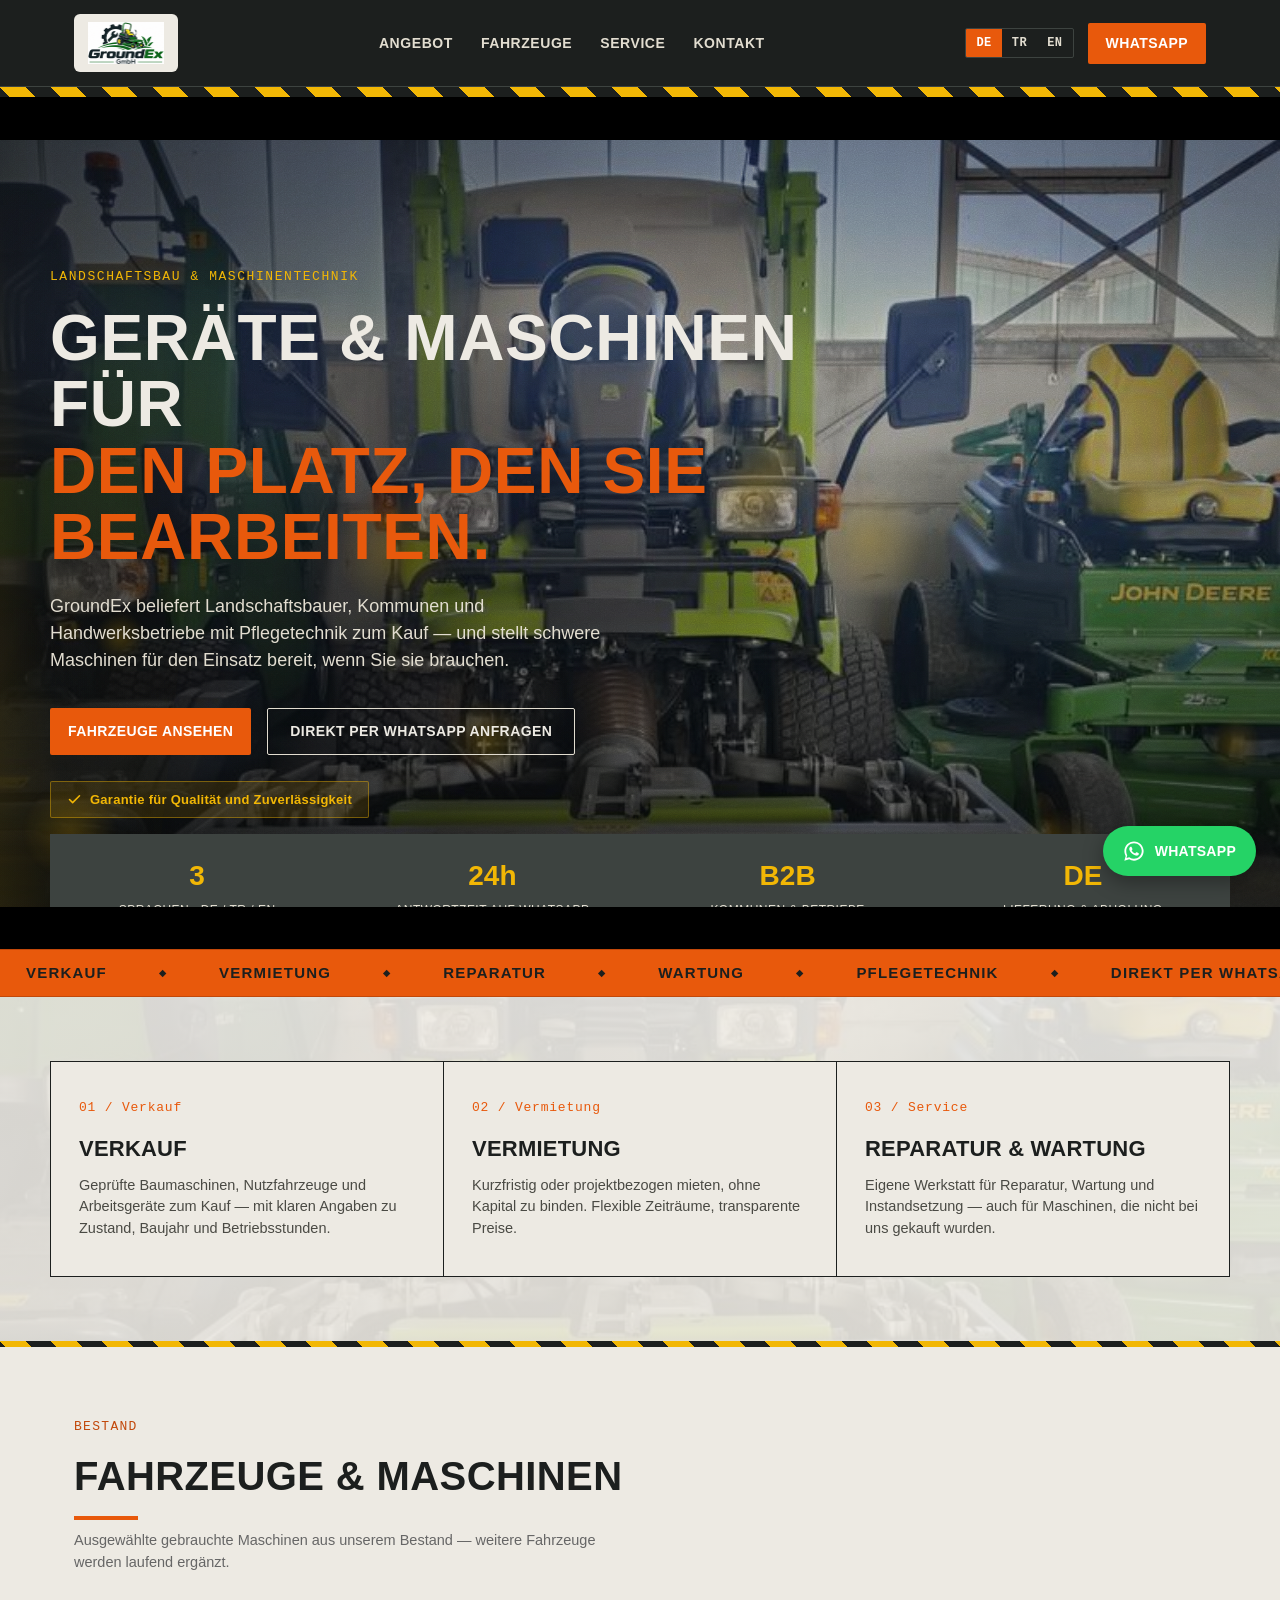
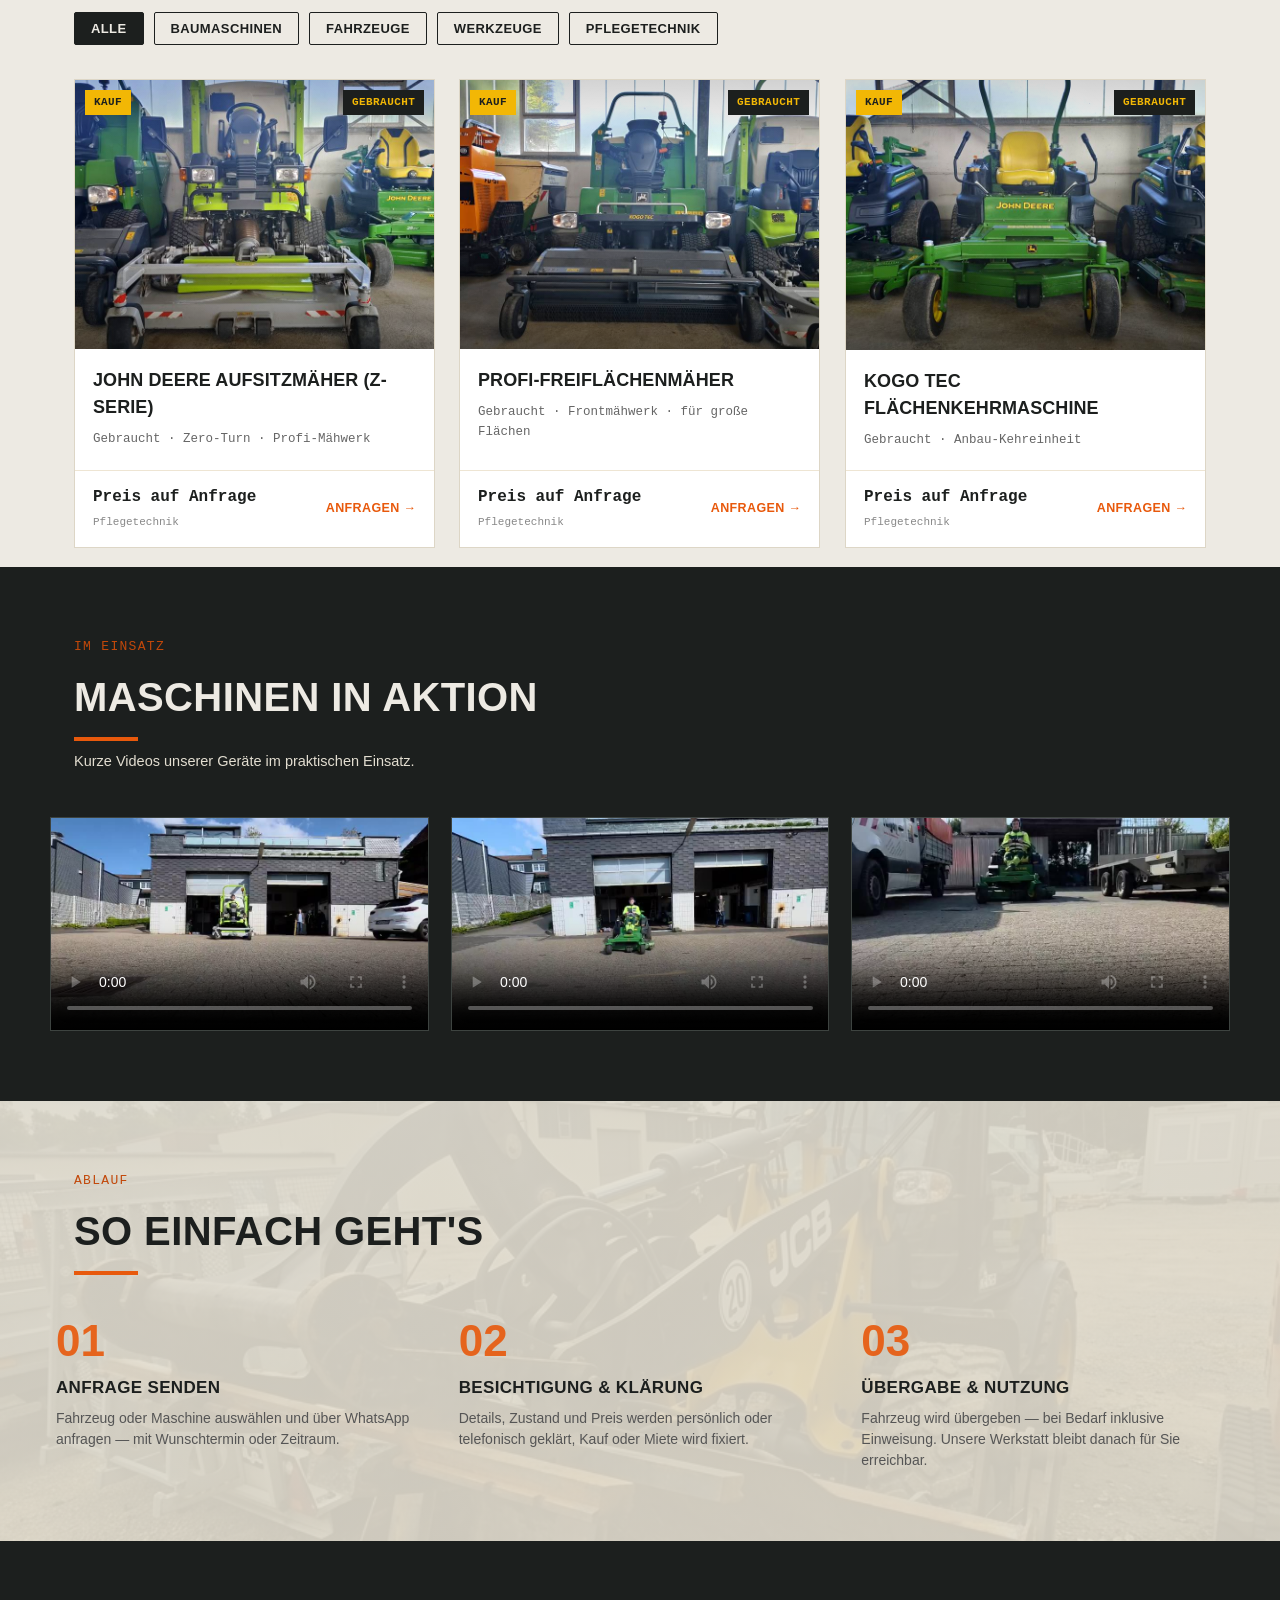
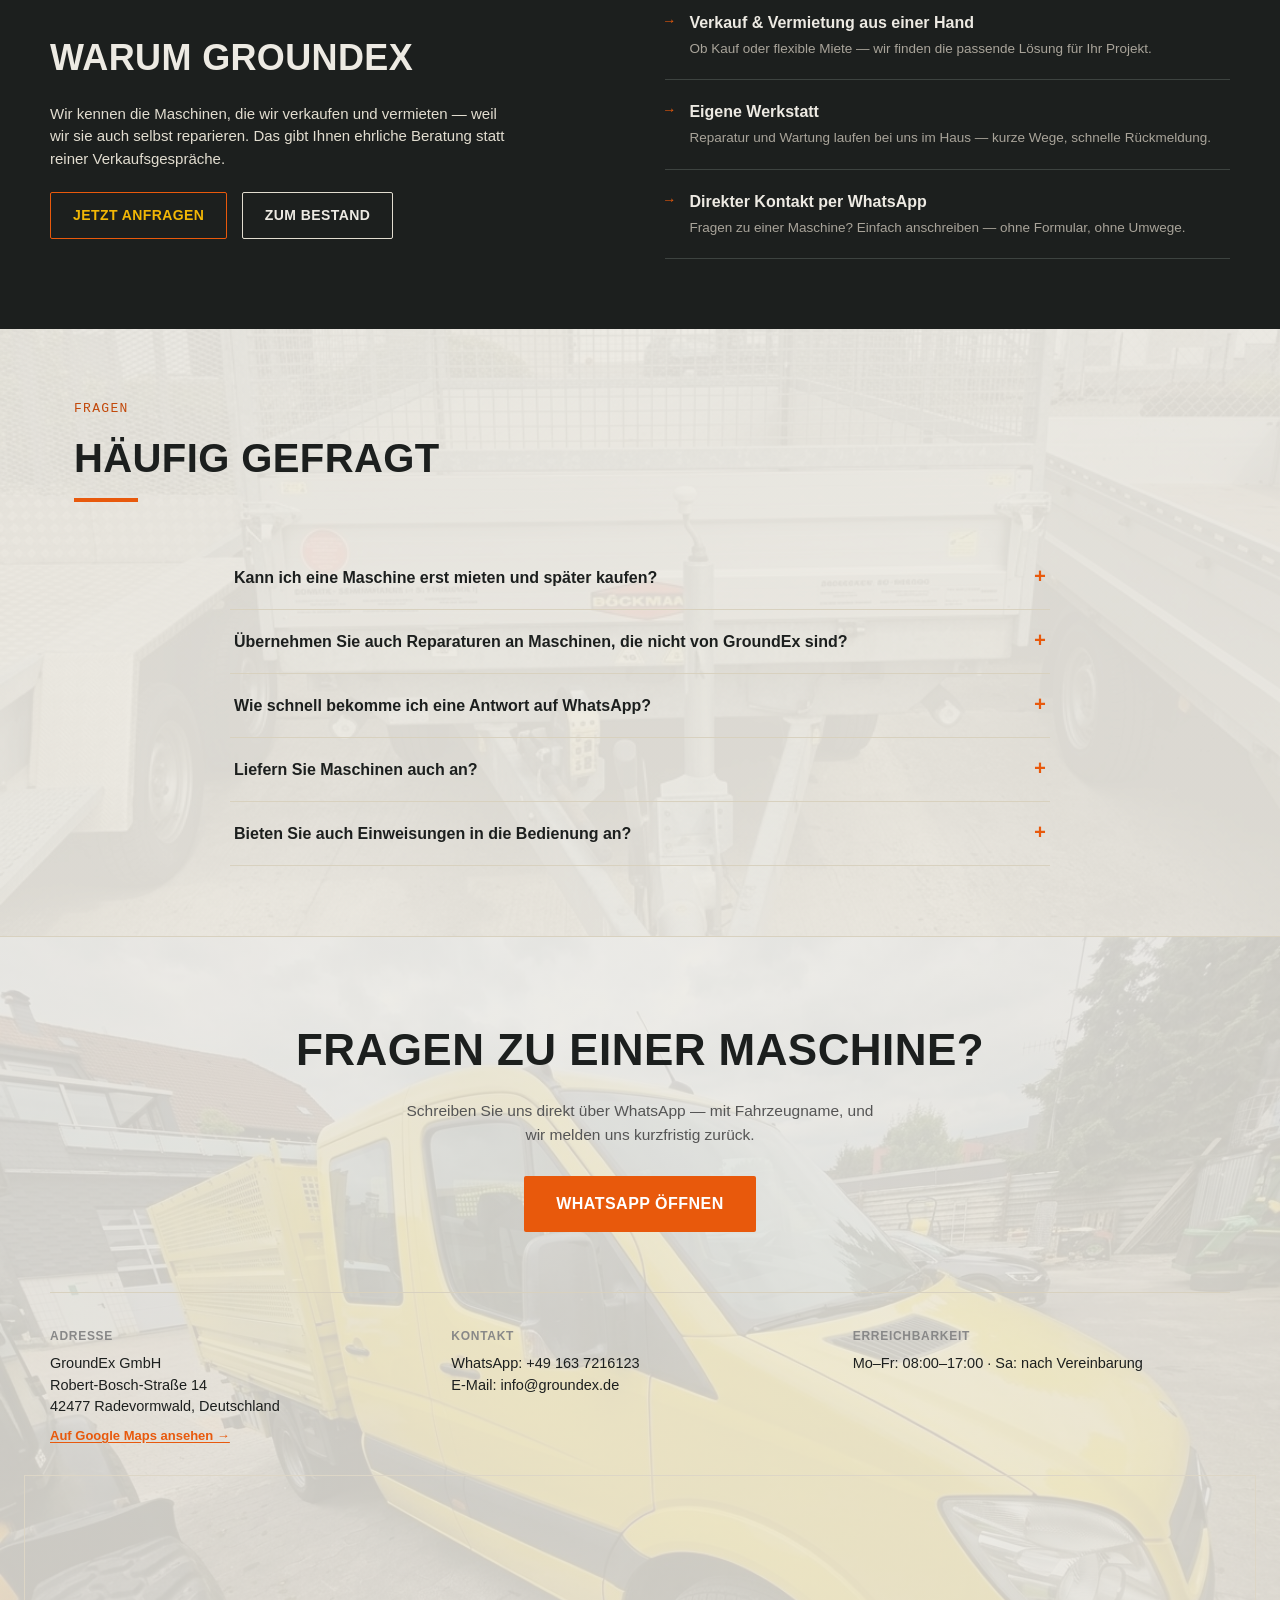
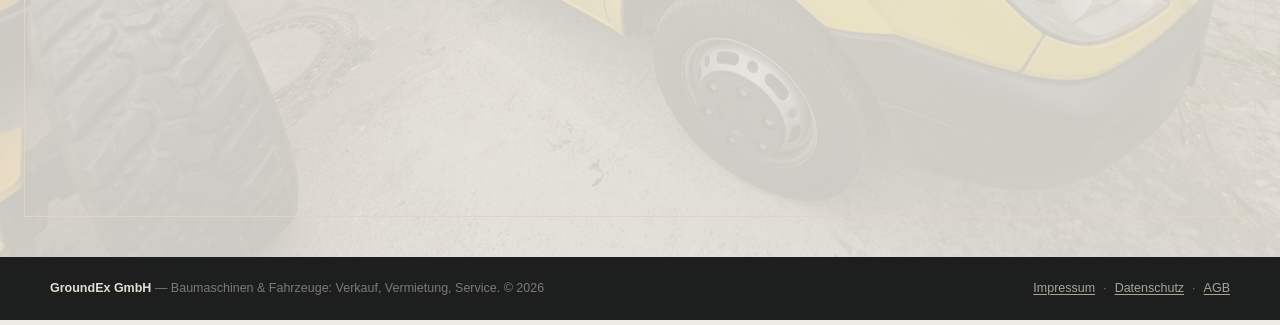
<file: index.html>
<!DOCTYPE html>
<!--
  GroundEx GmbH — Website-Entwurf / Site Taslağı v2
  Dil seçenekli: DE (varsayılan) / TR / EN

  ================= TÜRKÇE NOTLAR =================
  1) WHATSAPP_NUMBER: script içinde en üstte, kendi numaranla değiştir.
  2) Yeni araç/malzeme eklemek: script içinde "const machines" dizisini bul.
     Yeni bir kayıt eklemek için mevcutlardan birini kopyala, sona yapıştır, bilgileri değiştir. Örnek:

     { name:"Örnek Makine Adı", category:"baumaschinen", type:"kauf", price:"10.000 €", specs:"Baujahr 2020 · 500 Bh", image:"" }

     category şu üç değerden biri olmalı: "baumaschinen" | "fahrzeuge" | "werkzeuge"
     type şu üç değerden biri olmalı:     "kauf" | "miete" | "kauf_miete"
     image alanına fotoğraf linki yazarsan foto görünür, boş "" bırakırsan ikon görünür.
     name, price, specs alanlarını istediğin dilde/serbest yazabilirsin — bunlar otomatik çevrilmez,
     sadece category ve type etiketleri (Satılık/Kiralık, İş Makineleri/Araçlar vb.) dile göre otomatik değişir.
  3) Metin çevirileri: script içinde "const i18n" bölümünde de/tr/en olarak var,
     istersen buradan da düzenleyebilirsin.
  4) Adres/e-posta/telefon: HTML içinde "Kontakt/İletişim/Contact" bölümündeki placeholder'lar.
  ==================================================
-->
<html lang="de">
<head>
<meta charset="UTF-8">
<meta name="viewport" content="width=device-width, initial-scale=1.0">
<meta http-equiv="Content-Security-Policy" content="default-src 'self'; img-src 'self' data: https:; connect-src https://docs.google.com https://*.googleusercontent.com; style-src 'self' 'unsafe-inline' https://fonts.googleapis.com; font-src https://fonts.gstatic.com; script-src 'self' 'unsafe-inline'; base-uri 'none'; form-action 'none'; frame-src https://www.google.com; frame-ancestors 'none';">
<meta name="referrer" content="strict-origin-when-cross-origin">
<title>GroundEx GmbH — Landschaftsbau &amp; Maschinentechnik: Verkauf, Vermietung, Service</title>
<meta name="description" content="GroundEx GmbH beliefert Landschaftsbauer, Kommunen und Handwerksbetriebe mit Pflegetechnik zum Kauf und stellt schwere Maschinen zur Vermietung bereit. Eigener Reparaturservice, direkter Kontakt per WhatsApp.">
<meta name="robots" content="index, follow">
<link rel="canonical" href="https://emi0534.github.io/groundex-site/">
<!-- Sosyal medya paylaşım kartı (WhatsApp/Facebook/LinkedIn linki paylaşınca görünen önizleme) -->
<meta property="og:type" content="business.business">
<meta property="og:title" content="GroundEx GmbH — Landschaftsbau & Maschinentechnik">
<meta property="og:description" content="Maschinen & Geräte zum Kauf und zur Vermietung — plus eigener Reparaturservice. Direkt per WhatsApp erreichbar.">
<meta property="og:image" content="https://emi0534.github.io/groundex-site/images/social-preview.jpg">
<meta property="og:url" content="https://emi0534.github.io/groundex-site/">
<meta name="twitter:card" content="summary_large_image">
<!-- Google Search Console doğrulama: kendi kodunu aldığında buraya yapıştır -->
<meta name="google-site-verification" content="BURAYA_GOOGLE_SEARCH_CONSOLE_KODUNU_YAPISTIR">
<script type="application/ld+json">
{
  "@context": "https://schema.org",
  "@type": "LocalBusiness",
  "name": "GroundEx GmbH",
  "description": "Landschaftsbau- und Maschinentechnik: Verkauf, Vermietung und Reparatur von Pflegetechnik und Baumaschinen.",
  "address": {
    "@type": "PostalAddress",
    "streetAddress": "Robert-Bosch-Straße 14",
    "postalCode": "42477",
    "addressLocality": "Radevormwald",
    "addressCountry": "DE"
  },
  "telephone": "+491637216123",
  "url": "https://emi0534.github.io/groundex-site/",
  "openingHours": "Mo-Fr 08:00-17:00"
}
</script>
<link rel="icon" type="image/png" href="[data-uri]">
<link rel="preconnect" href="https://fonts.googleapis.com">
<link href="https://fonts.googleapis.com/css2?family=Oswald:wght@500;600;700&family=Inter:wght@400;500;600;700&family=IBM+Plex+Mono:wght@500;600&display=swap" rel="stylesheet">
<style>
  :root{
    --asphalt:#1c1f1e;
    --asphalt-2:#262b29;
    --steel:#3a4750;
    --concrete:#edeae3;
    --concrete-2:#e2ddd0;
    --orange:#e8590c;
    --orange-dark:#c2480a;
    --yellow:#f2b705;
    --line:#3d4340;
  }
  *{margin:0;padding:0;box-sizing:border-box;}
  html{scroll-behavior:smooth;}
  body{
    font-family:'Inter',sans-serif;
    background:var(--concrete);
    color:var(--asphalt);
    line-height:1.5;
    -webkit-font-smoothing:antialiased;
  }
  h1,h2,h3,.display{
    font-family:'Oswald',sans-serif;
    text-transform:uppercase;
    letter-spacing:0.01em;
    font-weight:600;
  }
  .mono{font-family:'IBM Plex Mono',monospace;}
  a{color:inherit;text-decoration:none;}
  .stripe{
    height:10px;
    background:repeating-linear-gradient(45deg,var(--yellow) 0 18px, var(--asphalt) 18px 36px);
    background-size:51px 51px;
    animation:stripe-move 2.4s linear infinite;
  }
  .stripe.thin{height:6px;}
  @keyframes stripe-move{
    0%{background-position:0 0;}
    100%{background-position:51px 0;}
  }
  @media (prefers-reduced-motion: reduce){
    .stripe{animation:none;}
  }
  .wrap{max-width:1180px;margin:0 auto;padding:0 24px;}

  /* SCROLL REVEAL */
  .reveal{opacity:0;transform:translateY(18px);transition:opacity .6s ease, transform .6s ease;}
  .reveal.in-view{opacity:1;transform:translateY(0);}

  /* NAV */
  header{position:sticky;top:0;z-index:50;background:var(--asphalt);border-bottom:1px solid var(--line);}
  .navbar{display:flex;align-items:center;justify-content:space-between;padding:14px 24px;max-width:1180px;margin:0 auto;gap:16px;}
  .logo{display:flex;align-items:center;gap:2px;font-family:'Oswald',sans-serif;font-weight:700;font-size:22px;color:var(--concrete);letter-spacing:0.02em;flex-shrink:0;
    background:var(--concrete);padding:8px 14px;border-radius:6px;}
  .logo img{height:42px;width:auto;display:block;}
  .tagline-badge{display:inline-flex;align-items:center;gap:8px;background:rgba(242,183,5,0.12);border:1px solid rgba(242,183,5,0.4);color:var(--yellow);padding:8px 16px;border-radius:2px;font-size:13px;font-weight:600;letter-spacing:0.02em;margin-top:26px;}
  .tagline-badge svg{width:15px;height:15px;flex-shrink:0;}
  .logo span.box{background:var(--orange);color:var(--asphalt);padding:2px 8px;margin-left:2px;}
  nav.links{display:flex;gap:28px;}
  nav.links a{color:var(--concrete-2);font-size:14px;font-weight:600;text-transform:uppercase;letter-spacing:0.04em;transition:color .15s;}
  nav.links a:hover{color:var(--yellow);}
  .nav-right{display:flex;align-items:center;gap:14px;}
  .lang-switch{display:flex;border:1px solid var(--line);border-radius:2px;overflow:hidden;}
  .lang-btn{background:transparent;border:none;color:var(--concrete-2);font-family:'IBM Plex Mono',monospace;font-size:12px;font-weight:600;padding:7px 10px;cursor:pointer;letter-spacing:0.04em;transition:.15s;}
  .lang-btn.active{background:var(--orange);color:#fff;}
  .lang-btn:not(.active):hover{color:var(--yellow);}
  .wa-btn{display:inline-flex;align-items:center;gap:8px;background:var(--orange);color:#fff;padding:10px 18px;font-weight:700;font-size:14px;text-transform:uppercase;letter-spacing:0.03em;border-radius:2px;transition:background .15s, transform .15s;border:none;cursor:pointer;white-space:nowrap;}
  .wa-btn:hover{background:var(--orange-dark);transform:translateY(-1px);}
  .menu-toggle{display:none;background:none;border:none;color:var(--concrete);font-size:24px;cursor:pointer;}

  /* FLOATING WHATSAPP BUTTON */
  .wa-float{
    position:fixed;bottom:24px;right:24px;z-index:100;
    display:flex;align-items:center;gap:10px;
    background:#25D366;color:#fff;
    padding:14px 20px;border-radius:50px;
    box-shadow:0 6px 20px rgba(0,0,0,0.35);
    font-weight:700;font-size:14px;letter-spacing:0.02em;
    text-transform:uppercase;
    transition:transform .15s, box-shadow .15s;
  }
  .wa-float:hover{transform:translateY(-2px) scale(1.03);box-shadow:0 10px 26px rgba(0,0,0,0.4);}
  .wa-float svg{width:22px;height:22px;flex-shrink:0;}
  .wa-float .pulse{
    position:absolute;inset:0;border-radius:50px;
    box-shadow:0 0 0 0 rgba(37,211,102,0.55);
    animation:wa-pulse 2.2s infinite;
    pointer-events:none;
  }
  @keyframes wa-pulse{
    0%{box-shadow:0 0 0 0 rgba(37,211,102,0.55);}
    70%{box-shadow:0 0 0 16px rgba(37,211,102,0);}
    100%{box-shadow:0 0 0 0 rgba(37,211,102,0);}
  }
  @media (max-width:560px){
    .wa-float{bottom:16px;right:16px;padding:13px 16px;}
    .wa-float span.wa-float-label{display:none;}
  }


  /* HERO */
  .hero{background:linear-gradient(180deg,var(--asphalt) 0%, var(--asphalt-2) 100%);color:var(--concrete);padding:90px 24px 70px;position:relative;overflow:hidden;}

  /* SİNEMATİK ARKA PLAN FOTOĞRAFI — yavaş Ken Burns zoom + sinema renk tonlaması */
  .hero-bg{
    position:absolute;inset:0;z-index:0;
    background-size:cover;background-position:center 35%;
    filter:grayscale(0.1) contrast(1.05) brightness(0.85) sepia(0.08) saturate(1.15);
    animation:ken-burns 26s ease-in-out infinite alternate;
    will-change:transform;
  }
  @keyframes ken-burns{
    from{transform:scale(1.0) translate(0,0);}
    to{transform:scale(1.12) translate(-1%,-1%);}
  }
  .hero-grade{
    position:absolute;inset:0;z-index:0;pointer-events:none;
    background:
      linear-gradient(180deg, rgba(10,12,13,0.35) 0%, rgba(10,12,13,0.12) 30%, rgba(10,12,13,0.5) 78%, rgba(10,12,13,0.88) 100%),
      linear-gradient(90deg, rgba(10,12,13,0.62) 0%, rgba(10,12,13,0.15) 50%, transparent 68%),
      radial-gradient(ellipse at center, transparent 50%, rgba(0,0,0,0.32) 100%);
  }
  /* FİLM GRAIN — hafif, titreşen tanecik dokusu */
  .hero-grain{
    position:absolute;inset:0;z-index:0;pointer-events:none;opacity:0.5;mix-blend-mode:overlay;
    background-image:url("data:image/svg+xml;utf8,<svg xmlns='http://www.w3.org/2000/svg' width='120' height='120'><filter id='n'><feTurbulence type='fractalNoise' baseFrequency='0.9' numOctaves='2' stitchTiles='stitch'/><feColorMatrix type='saturate' values='0'/></filter><rect width='100%25' height='100%25' filter='url(%23n)' opacity='0.6'/></svg>");
    animation:grain-shift 0.6s steps(4) infinite;
  }
  @keyframes grain-shift{
    0%{transform:translate(0,0);}
    25%{transform:translate(-2%,1%);}
    50%{transform:translate(1%,-2%);}
    75%{transform:translate(-1%,-1%);}
    100%{transform:translate(0,0);}
  }
  /* LETTERBOX — sinema formatı üst/alt bantlar */
  .letterbox{position:absolute;left:0;right:0;background:#000;z-index:4;pointer-events:none;}
  .letterbox-top{top:0;height:5%;}
  .letterbox-bottom{bottom:0;height:5%;}
  @media (max-width:700px){.letterbox{height:3.2%;}}
  @media (prefers-reduced-motion: reduce){
    .hero-bg{animation:none;}
    .hero-grain{animation:none;}
  }
  .hero::before{content:"";position:absolute;right:-10%;top:-20%;width:600px;height:600px;background:radial-gradient(circle, rgba(232,89,12,0.16) 0%, transparent 70%);}
  .hero-inner{max-width:1180px;margin:0 auto;position:relative;}

  /* İŞ MAKİNESİ SİLÜETLERİ — ufukta sürekli kayan, sıcak ışıkla arkadan aydınlatılmış sahne */
  .skyline{position:absolute;left:0;right:0;bottom:190px;overflow:hidden;pointer-events:none;z-index:0;}
  .skyline-track{display:flex;width:200%;height:100%;will-change:transform;}
  .skyline-svg{width:50%;height:100%;flex-shrink:0;display:block;}
  .skyline-far{height:70px;opacity:0.3;filter:blur(0.5px);}
  .skyline-far .skyline-track{animation:skyline-scroll 55s linear infinite;}
  .skyline-near{height:95px;opacity:0.55;bottom:150px;}
  .skyline-near .skyline-track{animation:skyline-scroll 30s linear infinite reverse;}
  @keyframes skyline-scroll{
    from{transform:translateX(0);}
    to{transform:translateX(-50%);}
  }
  @media (prefers-reduced-motion: reduce){
    .skyline-track{animation:none;}
  }
  @media (max-width:960px){
    .skyline{display:none;}
  }
  .light-sweep{
    position:absolute;inset:0;overflow:hidden;pointer-events:none;z-index:0;
  }
  .light-sweep::before{
    content:"";position:absolute;top:-30%;left:-40%;width:55%;height:160%;
    background:linear-gradient(78deg, transparent 0%, rgba(242,183,5,0.02) 30%, rgba(242,183,5,0.22) 50%, rgba(255,255,255,0.06) 52%, rgba(242,183,5,0.22) 54%, rgba(242,183,5,0.02) 70%, transparent 100%);
    transform:rotate(6deg);
    animation:sweep 6s ease-in-out infinite;
  }
  @keyframes sweep{
    0%{left:-50%;}
    50%{left:85%;}
    100%{left:-50%;}
  }
  /* Yavaş "nefes alan" arka plan parlaması — sürekli, göze çarpan büyüyüp küçülme */
  .hero::before{
    animation:glow-pulse 5s ease-in-out infinite;
  }
  @keyframes glow-pulse{
    0%,100%{opacity:0.7;transform:scale(1);}
    50%{opacity:1;transform:scale(1.15);}
  }

  /* SİNEMATİK METİN GİRİŞİ — sayfa yüklenince kademeli beliren başlık/metin/butonlar */
  .cinema-in{
    opacity:0;transform:translateY(28px);
    animation:cinema-reveal 0.9s cubic-bezier(.16,.84,.44,1) forwards;
  }
  .cinema-in.d1{animation-delay:.05s;}
  .cinema-in.d2{animation-delay:.18s;}
  .cinema-in.d3{animation-delay:.34s;}
  .cinema-in.d4{animation-delay:.48s;}
  .cinema-in.d5{animation-delay:.62s;}
  @keyframes cinema-reveal{
    to{opacity:1;transform:translateY(0);}
  }
  @media (prefers-reduced-motion: reduce){
    .cinema-in{animation:none;opacity:1;transform:none;}
    .light-sweep::before{animation:none;display:none;}
  }

  /* TOZ / DUMAN BULUTLARI */
  .dust-field{position:absolute;inset:0;overflow:hidden;pointer-events:none;z-index:0;}
  .dust-mote{
    position:absolute;border-radius:50%;
    background:radial-gradient(circle, rgba(242,183,5,0.22) 0%, rgba(242,183,5,0.07) 45%, transparent 72%);
    filter:blur(2px);
    animation:dust-drift linear infinite;
    will-change:transform,opacity;
  }
  @keyframes dust-drift{
    0%{transform:translate(0,0) scale(0.8);opacity:0;}
    15%{opacity:0.6;}
    50%{transform:translate(var(--dx,40px),calc(var(--dy,-60px)*0.5)) scale(1.25);}
    85%{opacity:0.5;}
    100%{transform:translate(calc(var(--dx,40px)*2),var(--dy,-60px)) scale(1.5);opacity:0;}
  }
  @media (prefers-reduced-motion: reduce){
    .dust-mote{animation:none;display:none;}
  }
  .eyebrow{font-family:'IBM Plex Mono',monospace;font-size:13px;color:var(--yellow);letter-spacing:0.12em;text-transform:uppercase;margin-bottom:18px;}
  .hero h1{font-size:clamp(36px,6vw,64px);line-height:1.04;max-width:820px;margin-bottom:22px;}
  .hero h1 em{color:var(--orange);font-style:normal;display:block;}
  .hero p.lead{font-size:18px;color:var(--concrete-2);max-width:560px;margin-bottom:34px;font-weight:400;}
  .hero-ctas{display:flex;gap:16px;flex-wrap:wrap;}
  .stats-strip{max-width:1180px;margin:56px auto 0;display:grid;grid-template-columns:repeat(4,1fr);gap:1px;background:var(--line);border-top:1px solid var(--line);position:relative;}
  .stat{padding:20px 8px 0;text-align:center;}
  .stat-num{font-family:'Oswald',sans-serif;font-size:28px;font-weight:700;color:var(--yellow);}
  .stat-label{font-size:12px;color:var(--concrete-2);text-transform:uppercase;letter-spacing:0.04em;margin-top:4px;}
  @media (max-width:700px){.stats-strip{grid-template-columns:repeat(2,1fr);row-gap:20px;}}
  .btn-outline{display:inline-flex;align-items:center;gap:8px;border:1.5px solid var(--concrete-2);color:var(--concrete);padding:12px 22px;font-weight:600;font-size:14px;text-transform:uppercase;letter-spacing:0.03em;border-radius:2px;transition:border-color .15s, color .15s;}
  .btn-outline:hover{border-color:var(--yellow);color:var(--yellow);}

  /* SERVICES */
  .services{background:var(--concrete);padding:64px 24px;}
  .services-grid{max-width:1180px;margin:0 auto;display:grid;grid-template-columns:repeat(3,1fr);gap:1px;background:var(--asphalt);border:1px solid var(--asphalt);}
  .service-card{background:var(--concrete);padding:36px 28px;}
  .service-card .num{font-family:'IBM Plex Mono',monospace;color:var(--orange);font-size:13px;letter-spacing:0.06em;margin-bottom:14px;display:block;}
  .service-card h3{font-size:22px;margin-bottom:10px;}
  .service-card p{font-size:14.5px;color:#4a4a44;}

  /* SECTION HEADS */
  .section-head{max-width:1180px;margin:0 auto;padding:70px 24px 10px;}
  .section-head .eyebrow-dark{font-family:'IBM Plex Mono',monospace;font-size:13px;color:var(--orange-dark);letter-spacing:0.1em;text-transform:uppercase;margin-bottom:10px;}
  .section-head h2{font-size:clamp(28px,4vw,40px);}
  .section-head p.note{color:#666;font-size:14.5px;margin-top:10px;max-width:560px;}

  /* FILTER TABS */
  .filters{max-width:1180px;margin:28px auto 0;padding:0 24px;display:flex;gap:10px;flex-wrap:wrap;}
  .filter-btn{background:transparent;border:1.5px solid var(--asphalt);color:var(--asphalt);padding:8px 16px;font-size:13px;font-weight:600;text-transform:uppercase;letter-spacing:0.03em;cursor:pointer;border-radius:2px;transition:.15s;}
  .filter-btn.active, .filter-btn:hover{background:var(--asphalt);color:var(--concrete);}

  /* MACHINE GRID */
  .machine-grid{max-width:1180px;margin:0 auto;padding:34px 24px 20px;display:grid;grid-template-columns:repeat(3,1fr);gap:24px;}
  .card{background:#fff;border:1px solid #ddd6c6;display:flex;flex-direction:column;transition:transform .18s, box-shadow .18s;}
  .card:hover{transform:translateY(-4px);box-shadow:0 10px 24px rgba(28,31,30,0.12);}
  .card-media{aspect-ratio:4/3;background:var(--steel);display:flex;align-items:center;justify-content:center;position:relative;overflow:hidden;}
  .card-media img{width:100%;height:100%;object-fit:cover;transition:transform .4s ease;}
  .card:hover .card-media img{transform:scale(1.08);}
  .card-media .icon{width:64px;height:64px;stroke:var(--concrete-2);opacity:0.85;}
  .badge{position:absolute;top:10px;left:10px;background:var(--yellow);color:var(--asphalt);font-family:'IBM Plex Mono',monospace;font-size:11px;font-weight:600;padding:4px 9px;letter-spacing:0.04em;text-transform:uppercase;}
  .badge.example{background:var(--asphalt);color:var(--yellow);left:auto;right:10px;top:10px;}
  .card-body{padding:18px 18px 20px;display:flex;flex-direction:column;gap:8px;flex:1;}
  .card-body h3{font-size:18px;letter-spacing:0.005em;}
  .card-body .specs{font-size:12.5px;color:#666;line-height:1.6;}
  .card-footer{display:flex;align-items:center;justify-content:space-between;padding:14px 18px;border-top:1px solid #eee5d3;}
  .price{font-family:'IBM Plex Mono',monospace;font-weight:600;font-size:16px;color:var(--asphalt);}
  .price small{font-size:11px;color:#888;font-weight:500;}
  .detail-btn{font-size:12.5px;font-weight:700;color:var(--orange);text-transform:uppercase;letter-spacing:0.03em;display:flex;align-items:center;gap:5px;}
  .detail-btn:hover{color:var(--orange-dark);}

  /* PROCESS */
  .process{background:var(--concrete-2);padding:70px 24px;}
  .process-grid{max-width:1180px;margin:34px auto 0;display:grid;grid-template-columns:repeat(3,1fr);gap:28px;}
  .process-step{position:relative;padding-left:6px;}
  .process-step .step-num{font-family:'Oswald',sans-serif;font-size:44px;font-weight:700;color:var(--orange);opacity:0.9;line-height:1;margin-bottom:12px;}
  .process-step h4{font-size:17px;text-transform:uppercase;margin-bottom:8px;letter-spacing:0.02em;}
  .process-step p{font-size:14px;color:#555;}

  /* WHY US */
  .why{background:var(--asphalt);color:var(--concrete);padding:70px 24px;}
  .why-inner{max-width:1180px;margin:0 auto;display:grid;grid-template-columns:1fr 1fr;gap:50px;align-items:center;}
  .why h2{font-size:clamp(26px,4vw,36px);margin-bottom:18px;}
  .why p.lead-p{color:var(--concrete-2);font-size:15px;margin-bottom:22px;max-width:460px;}
  .why-list{display:flex;flex-direction:column;gap:0;}
  .why-item{display:flex;gap:16px;padding:20px 0;border-bottom:1px solid var(--line);}
  .why-item:first-child{padding-top:0;}
  .why-item .mark{color:var(--orange);font-family:'IBM Plex Mono',monospace;font-weight:600;font-size:14px;}
  .why-item h4{font-size:16px;margin-bottom:4px;text-transform:none;font-family:'Inter',sans-serif;font-weight:700;}
  .why-item p{font-size:13.5px;color:#a9a49a;margin:0;max-width:100%;}

  /* FAQ */
  .faq{background:var(--concrete);padding:70px 24px;}
  .faq-list{max-width:820px;margin:34px auto 0;}
  .faq-item{border-bottom:1px solid #d8d1bf;}
  .faq-q{width:100%;text-align:left;background:none;border:none;padding:20px 4px;display:flex;justify-content:space-between;align-items:center;cursor:pointer;font-size:16px;font-weight:600;color:var(--asphalt);gap:16px;}
  .faq-q .plus{font-family:'IBM Plex Mono',monospace;color:var(--orange);font-size:20px;transition:transform .2s;flex-shrink:0;}
  .faq-item.open .faq-q .plus{transform:rotate(45deg);}
  .faq-a{max-height:0;overflow:hidden;transition:max-height .25s ease;}
  .faq-a p{padding:0 4px 20px;font-size:14.5px;color:#555;max-width:640px;}


  /* VAKA ÇALIŞMALARI / REFERANS PROJELER */
  .cases{background:var(--concrete);padding:70px 24px;}
  .cases-grid{max-width:1180px;margin:34px auto 0;display:grid;grid-template-columns:repeat(3,1fr);gap:24px;}
  .case-card{background:#fff;border:1.5px dashed #c9c2ae;padding:0;position:relative;overflow:hidden;}
  .case-tag{position:absolute;top:14px;left:14px;background:var(--asphalt);color:var(--yellow);font-family:'IBM Plex Mono',monospace;font-size:10.5px;font-weight:600;padding:3px 10px;letter-spacing:0.05em;text-transform:uppercase;z-index:2;}
  .case-media{aspect-ratio:16/10;background:var(--steel);display:flex;align-items:center;justify-content:center;color:var(--concrete-2);font-family:'IBM Plex Mono',monospace;font-size:12px;}
  .case-body{padding:20px;}
  .case-body h4{font-size:16px;margin-bottom:8px;}
  .case-body p{font-size:13.5px;color:#555;line-height:1.6;}
  @media (max-width:860px){.cases-grid{grid-template-columns:1fr;}}

  /* CONTACT / FOOTER */
  .contact{background:var(--concrete);padding:80px 24px 40px;text-align:center;border-top:1px solid #d8d1bf;}
  .contact h2{font-size:clamp(28px,5vw,44px);margin-bottom:16px;}
  .contact p.lead-p{color:#555;max-width:480px;margin:0 auto 30px;font-size:15.5px;}
  .contact .wa-btn{padding:16px 32px;font-size:16px;}
  .contact-info{max-width:1180px;margin:60px auto 0;padding-top:34px;border-top:1px solid #d8d1bf;display:grid;grid-template-columns:repeat(3,1fr);gap:24px;text-align:left;}
  .contact-info h4{font-size:12px;text-transform:uppercase;letter-spacing:0.06em;color:#888;margin-bottom:8px;}
  .map-wrap{margin-top:28px;border:1px solid #ddd6c6;line-height:0;}
  .map-wrap iframe{width:100%;height:340px;border:0;}
  .maps-link{display:inline-flex;align-items:center;gap:5px;margin-top:8px;font-size:13px;font-weight:700;color:var(--orange);text-decoration:underline;text-underline-offset:2px;}
  .maps-link:hover{color:var(--orange-dark);}
  .contact-info p{margin:0;color:var(--asphalt);font-size:14.5px;}
  footer{background:var(--asphalt);color:#7d7a72;padding:22px 24px;font-size:12.5px;}
  footer strong{color:var(--concrete-2);}
  .footer-inner{max-width:1180px;margin:0 auto;display:flex;flex-wrap:wrap;gap:10px 24px;align-items:center;justify-content:space-between;}
  .footer-links{display:flex;gap:8px;font-size:12.5px;}
  .footer-links a{color:#a9a49a;text-decoration:underline;text-underline-offset:2px;}
  .footer-links a:hover{color:var(--yellow);}
  .legal{background:#161918;padding:36px 24px;border-top:1px solid var(--line);}
  .legal-inner{max-width:820px;margin:0 auto;color:#cfc9bb;}
  .legal-inner h3{color:var(--concrete);font-size:18px;margin-bottom:14px;}
  .legal-inner p{font-size:13.5px;line-height:1.7;margin-bottom:10px;}
  .legal-warning{background:rgba(242,183,5,0.1);border:1px solid rgba(242,183,5,0.35);color:var(--yellow);padding:10px 14px;font-size:12.5px !important;border-radius:2px;}

  @media (max-width:860px){
    nav.links{display:none;}
    .menu-toggle{display:block;}
    .services-grid{grid-template-columns:1fr;}
    .machine-grid{grid-template-columns:1fr 1fr;}
    .process-grid{grid-template-columns:1fr;}
    .why-inner{grid-template-columns:1fr;}
    .contact-info{grid-template-columns:1fr;text-align:center;}
  }
  @media (max-width:560px){
    .machine-grid{grid-template-columns:1fr;}
    .hero{padding:60px 20px 50px;}
    .nav-right{gap:8px;}
  }


  /* ===== Bölüm arka plan fotoğrafları =====
     Görünürlüğü ayarlamak için 0.90 değerini değiştir (düşük = fotoğraf daha belirgin).
     Fotoğrafı değiştirmek için url(images/....jpg) kısmını değiştir. */
  .services{background:linear-gradient(rgba(237,234,227,.90),rgba(237,234,227,.90)),url(images/product1.jpg) center/cover no-repeat;}
  .process{background:linear-gradient(rgba(226,221,208,.90),rgba(226,221,208,.90)),url(images/jcb1.jpg) center/cover no-repeat;}
  .faq{background:linear-gradient(rgba(237,234,227,.92),rgba(237,234,227,.92)),url(images/trailer1.jpg) center/cover no-repeat;}
  .contact{background:linear-gradient(rgba(237,234,227,.86),rgba(237,234,227,.86)),url(images/sprinter1.jpg) center/cover no-repeat;}

  /* ===== Ürün detay penceresi (galeri + açıklama) ===== */
  .more-btn{align-self:flex-start;margin-top:6px;background:none;border:1px solid var(--asphalt);color:var(--asphalt);font:700 12px 'IBM Plex Mono',monospace;letter-spacing:.04em;text-transform:uppercase;padding:7px 12px;cursor:pointer;transition:background .15s,color .15s;}
  .more-btn:hover{background:var(--asphalt);color:var(--yellow);}
  .photo-count{position:absolute;bottom:10px;right:10px;background:rgba(28,31,30,.85);color:#fff;font:600 11px 'IBM Plex Mono',monospace;padding:3px 8px;}
  .pm{position:fixed;inset:0;z-index:9998;background:rgba(20,22,21,.82);display:none;align-items:center;justify-content:center;padding:16px;}
  .pm.open{display:flex;}
  .pm-box{background:#fff;max-width:920px;width:100%;max-height:92vh;overflow:auto;display:grid;grid-template-columns:1.1fr 1fr;position:relative;}
  .pm-close{position:absolute;top:8px;right:10px;z-index:2;background:var(--asphalt);color:#fff;border:none;width:34px;height:34px;font-size:22px;cursor:pointer;line-height:1;}
  .pm-gallery{background:var(--steel);padding:12px;}
  .pm-main{width:100%;aspect-ratio:4/3;object-fit:contain;background:#111;display:block;}
  .pm-thumbs{display:flex;gap:8px;margin-top:8px;flex-wrap:wrap;}
  .pm-thumbs img{width:72px;height:54px;object-fit:cover;cursor:pointer;border:2px solid transparent;opacity:.7;}
  .pm-thumbs img.on{border-color:var(--orange);opacity:1;}
  .pm-info{padding:24px 22px;display:flex;flex-direction:column;gap:12px;}
  .pm-info h3{font-size:22px;padding-right:30px;}
  .pm-info .specs{font-size:13px;color:#666;line-height:1.6;}
  .pm-details{font-size:14.5px;line-height:1.7;color:#333;}
  .pm-price{font-family:'Oswald',sans-serif;font-size:18px;font-weight:700;}
  .pm-cta{display:inline-block;background:var(--orange);color:#fff;font-weight:700;text-transform:uppercase;letter-spacing:.03em;padding:12px 18px;text-align:center;margin-top:auto;}
  .pm-cta:hover{background:var(--orange-dark);}
  @media(max-width:720px){.pm-box{grid-template-columns:1fr;}}

  /* ===== Video galerisi ===== */
  .videos{background:var(--asphalt);color:var(--concrete);padding:70px 24px;}
  .video-grid{max-width:1180px;margin:34px auto 0;display:grid;grid-template-columns:repeat(3,1fr);gap:22px;}
  .video-card{background:#000;border:1px solid var(--line);overflow:hidden;}
  .video-card video{width:100%;aspect-ratio:848/478;display:block;background:#000;}
  @media(max-width:860px){.video-grid{grid-template-columns:1fr;}}
</style>
  <link rel="stylesheet" href="groundex-extras.css">
<script src="groundex-extras.js" defer></script>
<body>

<header>
  <div class="navbar">
    <a href="#top" class="logo"><img src="[data-uri]" alt="GroundEx GmbH Logo"></a>
    <nav class="links">
      <a href="#angebot" data-i18n="nav_angebot"></a>
      <a href="#fahrzeuge" data-i18n="nav_fahrzeuge"></a>
      <a href="#service" data-i18n="nav_service"></a>
      <a href="#kontakt" data-i18n="nav_kontakt"></a>
    </nav>
    <div class="nav-right">
      <div class="lang-switch" id="lang-switch">
        <button class="lang-btn" data-lang="de">DE</button>
        <button class="lang-btn" data-lang="tr">TR</button>
        <button class="lang-btn" data-lang="en">EN</button>
      </div>
      <a class="wa-btn" id="wa-nav" href="#" target="_blank" rel="noopener noreferrer" data-i18n="nav_wa"></a>
      <button class="menu-toggle" aria-label="Menü">☰</button>
    </div>
  </div>
</header>
<div class="stripe"></div>

<section class="hero" id="top">
  <div class="hero-bg" id="hero-bg"></div>
  <div class="hero-grade"></div>
  <div class="hero-grain"></div>
  <div class="letterbox letterbox-top"></div>
  <div class="letterbox letterbox-bottom"></div>
  <div class="light-sweep"></div>
  <div class="dust-field" id="dust-field"></div>
  <div class="hero-inner">
    <div class="eyebrow cinema-in d1" data-i18n="hero_eyebrow"></div>
    <h1 class="cinema-in d2"><span data-i18n="hero_h1_1"></span><em data-i18n="hero_h1_em"></em></h1>
    <p class="lead cinema-in d3" data-i18n="hero_lead"></p>
    <div class="hero-ctas cinema-in d4">
      <a href="#fahrzeuge" class="wa-btn" data-i18n="hero_cta1"></a>
      <a href="#" id="wa-hero" target="_blank" rel="noopener noreferrer" class="btn-outline" data-i18n="hero_cta2"></a>
    </div>
    <div class="tagline-badge cinema-in d5">
      <svg viewBox="0 0 24 24" fill="none" stroke="currentColor" stroke-width="2.5" stroke-linecap="round" stroke-linejoin="round"><polyline points="20 6 9 17 4 12"></polyline></svg>
      <span data-i18n="tagline"></span>
    </div>
  </div>
  <div class="stats-strip reveal">
    <div class="stat"><div class="stat-num" data-count="3">0</div><div class="stat-label" data-i18n="stat1_label"></div></div>
    <div class="stat"><div class="stat-num" data-count="24h">0h</div><div class="stat-label" data-i18n="stat2_label"></div></div>
    <div class="stat"><div class="stat-num" data-count="B2B">B2B</div><div class="stat-label" data-i18n="stat3_label"></div></div>
    <div class="stat"><div class="stat-num" data-count="DE" data-i18n="stat4_num">DE</div><div class="stat-label" data-i18n="stat4_label"></div></div>
  </div>
</section>

<section class="services" id="angebot">
  <div class="services-grid">
    <div class="service-card reveal">
      <span class="num" data-i18n="svc1_num"></span>
      <h3 data-i18n="svc1_title"></h3>
      <p data-i18n="svc1_desc"></p>
    </div>
    <div class="service-card reveal">
      <span class="num" data-i18n="svc2_num"></span>
      <h3 data-i18n="svc2_title"></h3>
      <p data-i18n="svc2_desc"></p>
    </div>
    <div class="service-card reveal">
      <span class="num" data-i18n="svc3_num"></span>
      <h3 data-i18n="svc3_title"></h3>
      <p data-i18n="svc3_desc"></p>
    </div>
  </div>
</section>

<div class="stripe thin"></div>

<section id="fahrzeuge">
  <div class="section-head reveal">
    <div class="eyebrow-dark" data-i18n="fz_eyebrow"></div>
    <h2 data-i18n="fz_title"></h2>
    <p class="note" data-i18n="fz_note"></p>
  </div>

  <div class="filters" id="filters"></div>
  <div class="machine-grid" id="machine-grid"></div>
</section>

<section class="videos">
  <div class="section-head reveal" style="padding-top:0;">
    <div class="eyebrow-dark" data-i18n="vid_eyebrow"></div>
    <h2 data-i18n="vid_title" style="color:var(--concrete);"></h2>
    <p class="note" data-i18n="vid_note" style="color:var(--concrete-2);"></p>
  </div>
  <div class="video-grid reveal">
    <div class="video-card">
      <video controls preload="metadata" poster="videos/demo1-poster.jpg" playsinline>
        <source src="videos/demo1.mp4" type="video/mp4">
      </video>
    </div>
    <div class="video-card">
      <video controls preload="metadata" poster="videos/demo2-poster.jpg" playsinline>
        <source src="videos/demo2.mp4" type="video/mp4">
      </video>
    </div>
    <div class="video-card">
      <video controls preload="metadata" poster="videos/demo3-poster.jpg" playsinline>
        <source src="videos/demo3.mp4" type="video/mp4">
      </video>
    </div>
  </div>
</section>

<section class="process" id="service">
  <div class="section-head" style="padding-top:0;">
    <div class="eyebrow-dark" data-i18n="process_eyebrow"></div>
    <h2 data-i18n="process_title"></h2>
  </div>
  <div class="process-grid">
    <div class="process-step reveal">
      <div class="step-num">01</div>
      <h4 data-i18n="step1_title"></h4>
      <p data-i18n="step1_desc"></p>
    </div>
    <div class="process-step reveal">
      <div class="step-num">02</div>
      <h4 data-i18n="step2_title"></h4>
      <p data-i18n="step2_desc"></p>
    </div>
    <div class="process-step reveal">
      <div class="step-num">03</div>
      <h4 data-i18n="step3_title"></h4>
      <p data-i18n="step3_desc"></p>
    </div>
  </div>
</section>

<!-- GİZLİ: gerçek projeler hazır olunca style="display:none" kısmını sil -->
<section class="cases" style="display:none">
  <div class="section-head reveal">
    <div class="eyebrow-dark" data-i18n="cases_eyebrow"></div>
    <h2 data-i18n="cases_title"></h2>
    <p class="note" data-i18n="cases_note"></p>
  </div>
  <div class="cases-grid" id="cases-list"></div>
</section>

<section class="why">
  <div class="why-inner">
    <div class="reveal">
      <h2 data-i18n="why_title"></h2>
      <p class="lead-p" data-i18n="why_lead"></p>
      <a href="#kontakt" class="btn-outline" style="border-color:var(--orange);color:var(--yellow);" data-i18n="why_cta"></a>
      <a href="#fahrzeuge" class="btn-outline" style="border-color:var(--concrete-2);color:var(--concrete);margin-left:10px;" data-i18n="why_cta2"></a>
    </div>
    <div class="why-list reveal">
      <div class="why-item">
        <div class="mark">→</div>
        <div><h4 data-i18n="why1_title"></h4><p data-i18n="why1_desc"></p></div>
      </div>
      <div class="why-item">
        <div class="mark">→</div>
        <div><h4 data-i18n="why2_title"></h4><p data-i18n="why2_desc"></p></div>
      </div>
      <div class="why-item">
        <div class="mark">→</div>
        <div><h4 data-i18n="why3_title"></h4><p data-i18n="why3_desc"></p></div>
      </div>
    </div>
  </div>
</section>

<section class="faq">
  <div class="section-head" style="padding-top:0;">
    <div class="eyebrow-dark" data-i18n="faq_eyebrow"></div>
    <h2 data-i18n="faq_title"></h2>
  </div>
  <div class="faq-list" id="faq-list"></div>
</section>

<section class="contact" id="kontakt">
  <h2 data-i18n="contact_title"></h2>
  <p class="lead-p" data-i18n="contact_lead"></p>
  <a href="#" id="wa-contact" target="_blank" rel="noopener noreferrer" class="wa-btn" data-i18n="contact_btn"></a>

  <div class="contact-info">
    <div>
      <h4 data-i18n="addr_label"></h4>
      <p>GroundEx GmbH<br>Robert-Bosch-Straße 14<br>42477 Radevormwald, Deutschland</p>
      <a href="#" id="maps-link" target="_blank" rel="noopener noreferrer" class="maps-link" data-i18n="addr_maps"></a>
    </div>
    <div>
      <h4 data-i18n="contact_label"></h4>
      <p>WhatsApp: +49 163 7216123<br>E-Mail: info@groundex.de</p>
    </div>
    <div>
      <h4 data-i18n="hours_label"></h4>
      <p data-i18n="hours_value"></p>
    </div>
  </div>
  <div class="map-wrap"><iframe id="map-frame" title="GroundEx GmbH – Google Maps" loading="lazy" referrerpolicy="no-referrer-when-downgrade" allowfullscreen></iframe></div>
</section>

<footer>
  <div class="footer-inner">
    <div><strong>GroundEx GmbH</strong> — <span data-i18n="footer_text"></span> © 2026</div>
    <div class="footer-links">
      <a href="impressum.html" data-i18n="footer_impressum"></a>
      <span>·</span>
      <a href="datenschutz.html" data-i18n="footer_datenschutz"></a>
      <span>·</span>
      <a href="agb.html" data-i18n="footer_agb"></a>
    </div>
  </div>
</footer>

<a href="#" id="wa-float" target="_blank" rel="noopener noreferrer" class="wa-float">
  <span class="pulse"></span>
  <svg viewBox="0 0 32 32" fill="currentColor"><path d="M16 2C8.28 2 2 8.28 2 16c0 2.62.7 5.08 1.92 7.2L2 30l6.98-1.87A13.9 13.9 0 0 0 16 30c7.72 0 14-6.28 14-14S23.72 2 16 2zm0 25.3c-2.32 0-4.5-.66-6.35-1.8l-.45-.27-4.14 1.1 1.11-4.03-.3-.47A11.28 11.28 0 0 1 4.7 16C4.7 9.76 9.76 4.7 16 4.7S27.3 9.76 27.3 16 22.24 27.3 16 27.3zm6.2-8.4c-.34-.17-2-1-2.3-1.1-.31-.11-.53-.17-.76.17-.22.34-.87 1.1-1.07 1.32-.2.23-.4.26-.74.09-.34-.17-1.43-.53-2.72-1.68-1-.9-1.68-2-1.88-2.34-.2-.34-.02-.52.15-.69.15-.15.34-.4.51-.6.17-.2.22-.34.34-.57.11-.23.06-.43-.03-.6-.09-.17-.76-1.85-1.05-2.53-.28-.67-.56-.58-.76-.59-.2-.01-.43-.01-.66-.01s-.6.09-.92.43c-.31.34-1.2 1.18-1.2 2.87s1.23 3.33 1.4 3.56c.17.23 2.42 3.7 5.86 5.19.82.35 1.46.56 1.96.72.82.26 1.57.22 2.16.13.66-.1 2-.82 2.28-1.6.28-.79.28-1.47.2-1.6-.09-.15-.31-.23-.65-.4z"/></svg>
  <span class="wa-float-label" data-i18n="nav_wa"></span>
</a>

<script>
  // ============ AYARLAR — buradan düzenle ============
  const WHATSAPP_NUMBER = "491637216123"; // örn: "491701234567"
  // Adres değişince bu satırı güncelle — hem yazı hem Google Haritalar linki buradan otomatik oluşur.
  const COMPANY_ADDRESS = "Robert-Bosch-Straße 14, 42477 Radevormwald, Deutschland";

  // ============ ARAÇ / MALZEME LİSTESİ ============
  const machines = [
    { name:"John Deere Aufsitzmäher (Z-Serie)", category:"pflege", type:"kauf", price:"Preis auf Anfrage", specs:"Gebraucht · Zero-Turn · Profi-Mähwerk", image:"images/product1.jpg", used:true },
    { name:"Profi-Freiflächenmäher", category:"pflege", type:"kauf", price:"Preis auf Anfrage", specs:"Gebraucht · Frontmähwerk · für große Flächen", image:"images/product2.jpg", used:true },
    { name:"Kogo Tec Flächenkehrmaschine", category:"pflege", type:"kauf", price:"Preis auf Anfrage", specs:"Gebraucht · Anbau-Kehreinheit", image:"images/product3.jpg", used:true },
  ];

  // ============ ÇEVİRİLER ============
  const i18n = {
    de: {
      nav_angebot:"Angebot", nav_fahrzeuge:"Fahrzeuge", nav_service:"Service", nav_kontakt:"Kontakt", nav_wa:"WhatsApp",
      hero_eyebrow:"Landschaftsbau & Maschinentechnik",
      hero_h1_1:"Geräte & Maschinen für ", hero_h1_em:"den Platz, den Sie bearbeiten.",
      hero_lead:"GroundEx beliefert Landschaftsbauer, Kommunen und Handwerksbetriebe mit Pflegetechnik zum Kauf — und stellt schwere Maschinen für den Einsatz bereit, wenn Sie sie brauchen.",
      hero_cta1:"Fahrzeuge ansehen", hero_cta2:"Direkt per WhatsApp anfragen",
      tagline:"Garantie für Qualität und Zuverlässigkeit",
      stat1_label:"Sprachen · DE / TR / EN", stat2_label:"Antwortzeit auf WhatsApp", stat3_label:"Kommunen & Betriebe", stat4_num:"DE", stat4_label:"Lieferung & Abholung",
      svc1_num:"01 / Verkauf", svc1_title:"Verkauf", svc1_desc:"Geprüfte Baumaschinen, Nutzfahrzeuge und Arbeitsgeräte zum Kauf — mit klaren Angaben zu Zustand, Baujahr und Betriebsstunden.",
      svc2_num:"02 / Vermietung", svc2_title:"Vermietung", svc2_desc:"Kurzfristig oder projektbezogen mieten, ohne Kapital zu binden. Flexible Zeiträume, transparente Preise.",
      svc3_num:"03 / Service", svc3_title:"Reparatur & Wartung", svc3_desc:"Eigene Werkstatt für Reparatur, Wartung und Instandsetzung — auch für Maschinen, die nicht bei uns gekauft wurden.",
      fz_eyebrow:"Bestand", fz_title:"Fahrzeuge & Maschinen",
      fz_note:"Ausgewählte gebrauchte Maschinen aus unserem Bestand — weitere Fahrzeuge werden laufend ergänzt.",
      vid_eyebrow:"Im Einsatz", vid_title:"Maschinen in Aktion", vid_note:"Kurze Videos unserer Geräte im praktischen Einsatz.",
      process_eyebrow:"Ablauf", process_title:"So einfach geht's",
      step1_title:"Anfrage senden", step1_desc:"Fahrzeug oder Maschine auswählen und über WhatsApp anfragen — mit Wunschtermin oder Zeitraum.",
      step2_title:"Besichtigung & Klärung", step2_desc:"Details, Zustand und Preis werden persönlich oder telefonisch geklärt, Kauf oder Miete wird fixiert.",
      step3_title:"Übergabe & Nutzung", step3_desc:"Fahrzeug wird übergeben — bei Bedarf inklusive Einweisung. Unsere Werkstatt bleibt danach für Sie erreichbar.",
      why_cta2:"Zum Bestand", why_title:"Warum GroundEx", why_lead:"Wir kennen die Maschinen, die wir verkaufen und vermieten — weil wir sie auch selbst reparieren. Das gibt Ihnen ehrliche Beratung statt reiner Verkaufsgespräche.", why_cta:"Jetzt anfragen",
      why1_title:"Verkauf & Vermietung aus einer Hand", why1_desc:"Ob Kauf oder flexible Miete — wir finden die passende Lösung für Ihr Projekt.",
      why2_title:"Eigene Werkstatt", why2_desc:"Reparatur und Wartung laufen bei uns im Haus — kurze Wege, schnelle Rückmeldung.",
      why3_title:"Direkter Kontakt per WhatsApp", why3_desc:"Fragen zu einer Maschine? Einfach anschreiben — ohne Formular, ohne Umwege.",
      faq_eyebrow:"Fragen", faq_title:"Häufig gefragt",
      faq1_q:"Kann ich eine Maschine erst mieten und später kaufen?", faq1_a:"Ja, sprechen Sie uns einfach darauf an — wir prüfen gemeinsam, ob eine Anrechnung der Mietkosten möglich ist.",
      faq2_q:"Übernehmen Sie auch Reparaturen an Maschinen, die nicht von GroundEx sind?", faq2_a:"Ja, unsere Werkstatt repariert und wartet auch Fremdmaschinen und Fahrzeuge.",
      faq3_q:"Wie schnell bekomme ich eine Antwort auf WhatsApp?", faq3_a:"In der Regel innerhalb weniger Stunden während unserer Geschäftszeiten.",
      faq4_q:"Liefern Sie Maschinen auch an?", faq4_a:"Je nach Standort und Maschine ist eine Lieferung möglich — fragen Sie einfach bei der Anfrage danach.",
      faq5_q:"Bieten Sie auch Einweisungen in die Bedienung an?", faq5_a:"Ja, bei Übergabe erklären wir die wichtigsten Funktionen — bei Bedarf auch ausführlicher vor Ort.",
      cases_eyebrow:"Referenzen", cases_title:"Ausgewählte Projekte", cases_tag:"Beispiel", cases_media_label:"Foto folgt",
      cases_note:"Beispielhafte Darstellung — echte Projektfotos und Beschreibungen werden hier ergänzt, sobald verfügbar.",
      case1_title:"Pflege einer Grünanlage", case1_desc:"So könnte eine kurze Projektbeschreibung aussehen: Umfang, eingesetzte Maschine, Ergebnis.",
      case2_title:"Kommunaler Winterdienst", case2_desc:"Platzhalter für ein Referenzprojekt mit einer Kommune oder einem öffentlichen Auftraggeber.",
      case3_title:"Langfristige Vermietung", case3_desc:"Platzhalter für ein Projekt, bei dem eine Maschine über einen längeren Zeitraum gemietet wurde.",

      testi_eyebrow:"Stimmen", testi_title:"Kundenstimmen", testi_tag:"Beispiel", testi_cta:"Eigene Bewertung abgeben",
      testi_note:"Diese Beispiele zeigen, wie Bewertungen hier aussehen werden — echte Kundenstimmen ersetzen sie, sobald verfügbar.",
      contact_title:"Fragen zu einer Maschine?", contact_lead:"Schreiben Sie uns direkt über WhatsApp — mit Fahrzeugname, und wir melden uns kurzfristig zurück.", contact_btn:"WhatsApp öffnen",
      addr_label:"Adresse", addr_maps:"Auf Google Maps ansehen →", contact_label:"Kontakt", hours_label:"Erreichbarkeit", hours_value:"Mo–Fr: 08:00–17:00 · Sa: nach Vereinbarung",
      footer_text:"Baumaschinen & Fahrzeuge: Verkauf, Vermietung, Service.",
      footer_impressum:"Impressum", footer_datenschutz:"Datenschutz", footer_agb:"AGB",
      legal_warning:"Platzhalter — vor Live-Schaltung mit echten Firmendaten ersetzen (gesetzlich vorgeschrieben nach § 5 TMG).",
      legal_represented:"Vertreten durch", legal_register:"Handelsregister", legal_vat:"USt-IdNr.",
      legal_warning_dsgvo:"Platzhalter — vor Live-Schaltung durch eine vollständige, rechtsgeprüfte Datenschutzerklärung ersetzen (DSGVO).",
      legal_dsgvo_body:"Diese Website verarbeitet grundsätzlich keine personenbezogenen Daten über Formulare. Kontaktaufnahmen erfolgen freiwillig per WhatsApp, Telefon oder E-Mail. Details zu Cookies, eingebundenen Diensten (z. B. Google Fonts) und Ihren Rechten nach DSGVO folgen hier in der finalen Fassung.",
      cat_all:"Alle", cat_baumaschinen:"Baumaschinen", cat_fahrzeuge:"Fahrzeuge", cat_werkzeuge:"Werkzeuge", cat_pflege:"Pflegetechnik",
      type_kauf:"Kauf", type_miete:"Miete", type_kauf_miete:"Kauf & Miete",
      badge_example:"BEISPIEL", badge_used:"Gebraucht", detail_btn:"Anfragen →",
      wa_default:"Merhaba, GroundEx web sitesi üzerinden yazıyorum.",
      wa_inquiry:(n)=>`Hallo, ich interessiere mich für: ${n}`,
    },
    tr: {
      nav_angebot:"Hizmetler", nav_fahrzeuge:"Araçlar", nav_service:"Süreç", nav_kontakt:"İletişim", nav_wa:"WhatsApp",
      hero_eyebrow:"Peyzaj & Makine Teknolojisi",
      hero_h1_1:"Sahanız için ", hero_h1_em:"doğru makine ve ekipman.",
      hero_lead:"GroundEx; peyzajcılara, belediyelere ve zanaat işletmelerine bakım ekipmanları satar — ihtiyaç duyduğunuzda ağır makineleri de kiralık olarak hazır tutar.",
      hero_cta1:"Araçları incele", hero_cta2:"WhatsApp'tan hemen sor",
      tagline:"Kalite ve güvenilirlik garantisi",
      stat1_label:"Dil · DE / TR / EN", stat2_label:"WhatsApp yanıt süresi", stat3_label:"Belediye & işletmeler", stat4_num:"DE", stat4_label:"Teslimat & teslim alma",
      svc1_num:"01 / Satış", svc1_title:"Satış", svc1_desc:"Kontrolden geçmiş iş makineleri, araçlar ve ekipmanlar — durum, model yılı ve çalışma saatleri net şekilde belirtilir.",
      svc2_num:"02 / Kiralama", svc2_title:"Kiralama", svc2_desc:"Kısa süreli veya proje bazlı kiralama, sermayenizi bağlamadan. Esnek süreler, şeffaf fiyatlandırma.",
      svc3_num:"03 / Servis", svc3_title:"Tamir & Bakım", svc3_desc:"Kendi atölyemizde tamir, bakım ve onarım — bizden alınmamış makineler için de geçerlidir.",
      fz_eyebrow:"Envanter", fz_title:"Araçlar & Makineler",
      fz_note:"Envanterimizden seçilmiş ikinci el makineler — yeni ürünler düzenli olarak eklenmektedir.",
      vid_eyebrow:"İş Başında", vid_title:"Makineler Çalışırken", vid_note:"Ekipmanlarımızın saha kullanımından kısa görüntüler.",
      process_eyebrow:"Nasıl çalışır", process_title:"Bu kadar basit",
      step1_title:"Talep gönder", step1_desc:"Aracı veya makineyi seç, WhatsApp üzerinden istediğin tarih ya da süreyle birlikte ulaş.",
      step2_title:"Görüşme & netleştirme", step2_desc:"Detaylar, durum ve fiyat telefonda ya da yüz yüze netleştirilir, satış veya kiralama karara bağlanır.",
      step3_title:"Teslim & kullanım", step3_desc:"Araç teslim edilir — gerekirse kullanım bilgisi verilir. Sonrasında atölyemiz her zaman ulaşılabilir.",
      why_cta2:"Envantere git", why_title:"Neden GroundEx", why_lead:"Sattığımız ve kiraladığımız makineleri iyi tanıyoruz — çünkü onları biz tamir de ediyoruz. Bu da size sadece satış değil, dürüst bir danışmanlık sunar.", why_cta:"Hemen sor",
      why1_title:"Satış & kiralama tek elden", why1_desc:"İster satın alma ister esnek kiralama — projenize uygun çözümü birlikte buluruz.",
      why2_title:"Kendi atölyemiz", why2_desc:"Tamir ve bakım bizde, kendi çatımız altında yapılır — kısa süreçler, hızlı geri dönüş.",
      why3_title:"WhatsApp'tan doğrudan iletişim", why3_desc:"Bir makine hakkında sorun mu var? Form doldurmadan, direkt yazabilirsiniz.",
      faq_eyebrow:"Sorular", faq_title:"Sıkça sorulanlar",
      faq1_q:"Bir makineyi önce kiralayıp sonra satın alabilir miyim?", faq1_a:"Evet, bizimle iletişime geçin — kira bedelinin satış fiyatından düşülüp düşülemeyeceğine birlikte bakarız.",
      faq2_q:"GroundEx'e ait olmayan makinelerin tamirini de yapıyor musunuz?", faq2_a:"Evet, atölyemiz başka firmalardan alınmış makine ve araçların da tamir ve bakımını yapar.",
      faq3_q:"WhatsApp'a ne kadar sürede dönüş yapıyorsunuz?", faq3_a:"Genellikle çalışma saatleri içinde birkaç saat içinde dönüş yapıyoruz.",
      faq4_q:"Makine teslimatı yapıyor musunuz?", faq4_a:"Konuma ve makineye göre teslimat mümkün olabilir — talep sırasında bunu belirtmeniz yeterli.",
      faq5_q:"Kullanım eğitimi de veriyor musunuz?", faq5_a:"Evet, teslimat sırasında temel kullanım bilgisi veriyoruz — gerekirse yerinde daha detaylı gösterebiliriz.",
      cases_eyebrow:"Referanslar", cases_title:"Seçili Projeler", cases_tag:"Örnek", cases_media_label:"Fotoğraf eklenecek",
      cases_note:"Bu, örnek bir görünümdür — gerçek proje fotoğrafları ve açıklamaları hazır olduğunda eklenecektir.",
      case1_title:"Yeşil alan bakımı", case1_desc:"Kısa bir proje açıklaması şöyle görünebilir: kapsam, kullanılan makine, sonuç.",
      case2_title:"Belediye kış hizmeti", case2_desc:"Bir belediye veya kamu kurumuyla yapılan referans proje için yer tutucu.",
      case3_title:"Uzun süreli kiralama", case3_desc:"Bir makinenin uzun süre kiralandığı bir proje için yer tutucu.",

      testi_eyebrow:"Görüşler", testi_title:"Müşteri Yorumları", testi_tag:"Örnek", testi_cta:"Yorum bırak",
      testi_note:"Bu örnekler yorumların burada nasıl görüneceğini gösteriyor — gerçek müşteri yorumları geldikçe bunların yerine eklenecek.",
      contact_title:"Bir makine hakkında sorunuz mu var?", contact_lead:"Bize doğrudan WhatsApp'tan yazın — araç adını belirtin, kısa sürede size dönüş yapalım.", contact_btn:"WhatsApp'ı aç",
      addr_label:"Adres", addr_maps:"Google Haritalar'da aç →", contact_label:"İletişim", hours_label:"Çalışma saatleri", hours_value:"Pzt–Cuma: 08:00–17:00 · Cumartesi: randevu ile",
      footer_text:"İş makineleri & araçlar: satış, kiralama, servis.",
      footer_impressum:"Yasal Bilgiler (Impressum)", footer_datenschutz:"Gizlilik Politikası", footer_agb:"Kullanım Koşulları",
      legal_warning:"Bu bir yer tutucudur — site yayına alınmadan önce gerçek firma bilgileriyle değiştirilmeli (Almanya'da § 5 TMG gereği zorunludur).",
      legal_represented:"Yetkili temsilci", legal_register:"Ticaret sicil no", legal_vat:"KDV no",
      legal_warning_dsgvo:"Bu bir yer tutucudur — site yayına alınmadan önce eksiksiz, hukuki olarak kontrol edilmiş bir gizlilik metniyle değiştirilmeli (KVKK/DSGVO).",
      legal_dsgvo_body:"Bu web sitesi form yoluyla kişisel veri toplamaz. İletişim WhatsApp, telefon veya e-posta üzerinden gönüllü olarak kurulur. Çerezler, kullanılan servisler (örn. Google Fonts) ve haklarınıza dair detaylar sitenin nihai sürümünde burada yer alacaktır.",
      cat_all:"Tümü", cat_baumaschinen:"İş Makineleri", cat_fahrzeuge:"Araçlar", cat_werkzeuge:"Ekipmanlar", cat_pflege:"Bakım Ekipmanları",
      type_kauf:"Satılık", type_miete:"Kiralık", type_kauf_miete:"Satılık & Kiralık",
      badge_example:"ÖRNEK", badge_used:"İkinci El", detail_btn:"Sor →",
      wa_default:"Merhaba, GroundEx web sitesi üzerinden yazıyorum.",
      wa_inquiry:(n)=>`Merhaba, şununla ilgileniyorum: ${n}`,
    },
    en: {
      nav_angebot:"Services", nav_fahrzeuge:"Vehicles", nav_service:"Process", nav_kontakt:"Contact", nav_wa:"WhatsApp",
      hero_eyebrow:"Landscaping & Machine Technology",
      hero_h1_1:"Equipment & machines for ", hero_h1_em:"the ground you work.",
      hero_lead:"GroundEx supplies landscapers, municipalities and trade businesses with grounds care equipment — and keeps heavy machinery ready to rent when you need it.",
      hero_cta1:"View vehicles", hero_cta2:"Ask directly on WhatsApp",
      tagline:"Guaranteed quality and reliability",
      stat1_label:"Languages · DE / TR / EN", stat2_label:"Response time on WhatsApp", stat3_label:"Municipalities & businesses", stat4_num:"DE", stat4_label:"Delivery & pickup",
      svc1_num:"01 / Sale", svc1_title:"Sale", svc1_desc:"Inspected construction machinery, vehicles and equipment for sale — with clear details on condition, year and operating hours.",
      svc2_num:"02 / Rental", svc2_title:"Rental", svc2_desc:"Rent short-term or per project without tying up capital. Flexible periods, transparent pricing.",
      svc3_num:"03 / Service", svc3_title:"Repair & Maintenance", svc3_desc:"Our own workshop handles repair, maintenance and servicing — including machines not purchased from us.",
      fz_eyebrow:"Inventory", fz_title:"Vehicles & Machines",
      fz_note:"Selected used machinery from our current inventory — more items are added regularly.",
      vid_eyebrow:"In Action", vid_title:"Equipment in Action", vid_note:"Short clips of our machines at work in the field.",
      process_eyebrow:"How it works", process_title:"It's this simple",
      step1_title:"Send an inquiry", step1_desc:"Pick a vehicle or machine and reach out on WhatsApp with your preferred date or rental period.",
      step2_title:"Viewing & details", step2_desc:"Condition and price are clarified in person or by phone, and the sale or rental is confirmed.",
      step3_title:"Handover & use", step3_desc:"The machine is handed over, with a briefing if needed. Our workshop stays reachable afterwards.",
      why_cta2:"View inventory", why_title:"Why GroundEx", why_lead:"We know the machines we sell and rent — because we repair them ourselves too. That means honest advice, not just a sales pitch.", why_cta:"Ask now",
      why1_title:"Sale & rental in one place", why1_desc:"Whether you buy or rent flexibly, we help find the right fit for your project.",
      why2_title:"Our own workshop", why2_desc:"Repair and maintenance happen in-house — short paths, fast responses.",
      why3_title:"Direct contact via WhatsApp", why3_desc:"Questions about a machine? Just message us — no forms, no detours.",
      faq_eyebrow:"Questions", faq_title:"Frequently asked",
      faq1_q:"Can I rent a machine first and buy it later?", faq1_a:"Yes, just ask us — we'll check together whether rental costs can be credited toward a purchase.",
      faq2_q:"Do you repair machines not bought from GroundEx?", faq2_a:"Yes, our workshop also repairs and services machines and vehicles from other providers.",
      faq3_q:"How fast do you reply on WhatsApp?", faq3_a:"Usually within a few hours during business hours.",
      faq4_q:"Do you deliver machines?", faq4_a:"Depending on location and machine, delivery may be possible — just ask when you inquire.",
      faq5_q:"Do you provide operating instructions?", faq5_a:"Yes, we explain the key functions at handover — a more detailed on-site briefing is available if needed.",
      cases_eyebrow:"References", cases_title:"Selected Projects", cases_tag:"Example", cases_media_label:"Photo coming soon",
      cases_note:"This is a sample preview — real project photos and descriptions will be added once available.",
      case1_title:"Green space maintenance", case1_desc:"A short project description could look like this: scope, machine used, result.",
      case2_title:"Municipal winter service", case2_desc:"Placeholder for a reference project with a municipality or public client.",
      case3_title:"Long-term rental", case3_desc:"Placeholder for a project where a machine was rented over a longer period.",

      testi_eyebrow:"Reviews", testi_title:"Customer Reviews", testi_tag:"Example", testi_cta:"Leave a review",
      testi_note:"These examples show how reviews will look here — real customer reviews will replace them once available.",
      contact_title:"Questions about a machine?", contact_lead:"Message us directly on WhatsApp — include the vehicle name and we'll get back to you shortly.", contact_btn:"Open WhatsApp",
      addr_label:"Address", addr_maps:"Open in Google Maps →", contact_label:"Contact", hours_label:"Hours", hours_value:"Mon–Fri: 8am–5pm · Sat: by appointment",
      footer_text:"Construction machinery & vehicles: sale, rental, service.",
      footer_impressum:"Legal Notice", footer_datenschutz:"Privacy Policy", footer_agb:"Terms",
      legal_warning:"Placeholder — replace with real company details before going live (legally required in Germany under § 5 TMG).",
      legal_represented:"Represented by", legal_register:"Commercial register", legal_vat:"VAT ID",
      legal_warning_dsgvo:"Placeholder — replace with a complete, legally reviewed privacy policy before going live (GDPR).",
      legal_dsgvo_body:"This website does not collect personal data through forms. Contact is made voluntarily via WhatsApp, phone or email. Details on cookies, embedded services (e.g. Google Fonts) and your rights under GDPR will appear here in the final version.",
      cat_all:"All", cat_baumaschinen:"Machinery", cat_fahrzeuge:"Vehicles", cat_werkzeuge:"Equipment", cat_pflege:"Grounds Care",
      type_kauf:"For Sale", type_miete:"For Rent", type_kauf_miete:"Sale & Rent",
      badge_example:"SAMPLE", badge_used:"Used", detail_btn:"Inquire →",
      wa_default:"Hello, I'm reaching out via the GroundEx website.",
      wa_inquiry:(n)=>`Hi, I'm interested in: ${n}`,
    }
  };

  let currentLang = "de";
  const icon = `<svg class="icon" viewBox="0 0 48 48" fill="none" stroke-width="2" stroke-linecap="round" stroke-linejoin="round">
      <rect x="4" y="24" width="18" height="12" rx="1"></rect>
      <path d="M22 24h10l8 8v4H22z"></path>
      <circle cx="12" cy="38" r="4"></circle>
      <circle cx="34" cy="38" r="4"></circle>
    </svg>`;

  function waLink(message){ return `https://wa.me/${WHATSAPP_NUMBER}?text=${encodeURIComponent(message)}`; }

  function escapeHtml(str){
    return String(str).replace(/[&<>"']/g, c => ({"&":"&amp;","<":"&lt;",">":"&gt;",'"':"&quot;","'":"&#39;"}[c]));
  }

  function applyStaticText(){
    const t = i18n[currentLang];
    document.querySelectorAll("[data-i18n]").forEach(el=>{
      const key = el.getAttribute("data-i18n");
      if(t[key] !== undefined) el.textContent = t[key];
    });
    document.getElementById("wa-nav").href = waLink(t.wa_default);
    document.getElementById("wa-hero").href = waLink(t.wa_default);
    document.getElementById("wa-contact").href = waLink(t.wa_default);
    const mapsLink = document.getElementById("maps-link");
    const mapFrame = document.getElementById("map-frame");
    if(mapFrame && !mapFrame.src) mapFrame.src = "https://www.google.com/maps?q=" + encodeURIComponent(COMPANY_ADDRESS) + "&output=embed";
    if(mapsLink) mapsLink.href = "https://www.google.com/maps/search/?api=1&query=" + encodeURIComponent(COMPANY_ADDRESS);
    document.getElementById("wa-float").href = waLink(t.wa_default);
    document.querySelectorAll(".lang-btn").forEach(b=>b.classList.toggle("active", b.dataset.lang===currentLang));
  }

  const categories = ["all","baumaschinen","fahrzeuge","werkzeuge","pflege"];
  let activeCategory = "all";
  const grid = document.getElementById("machine-grid");
  const filterBar = document.getElementById("filters");

  function renderFilters(){
    const t = i18n[currentLang];
    filterBar.innerHTML = "";
    const labels = {all:t.cat_all, baumaschinen:t.cat_baumaschinen, fahrzeuge:t.cat_fahrzeuge, werkzeuge:t.cat_werkzeuge, pflege:t.cat_pflege};
    categories.forEach(cat=>{
      const btn = document.createElement("button");
      btn.className = "filter-btn" + (cat===activeCategory ? " active" : "");
      btn.textContent = labels[cat];
      btn.onclick = ()=>{ activeCategory = cat; renderFilters(); renderCards(); };
      filterBar.appendChild(btn);
    });
  }

  function renderCards(){
    const t = i18n[currentLang];
    const typeLabels = {kauf:t.type_kauf, miete:t.type_miete, kauf_miete:t.type_kauf_miete};
    const catLabels = {baumaschinen:t.cat_baumaschinen, fahrzeuge:t.cat_fahrzeuge, werkzeuge:t.cat_werkzeuge, pflege:t.cat_pflege};
    grid.innerHTML = "";
    machines
      .filter(m => activeCategory==="all" || m.category===activeCategory)
      .forEach(m=>{
        const card = document.createElement("div");
        card.className = "card reveal";
        card.innerHTML = `
          <div class="card-media">
            ${m.image ? `<img src="${m.image}" alt="${escapeHtml(m.name)}">` : icon}
            ${(m.images && m.images.length>1) ? `<span class="photo-count">📷 ${m.images.length}</span>` : ""}
            <span class="badge">${typeLabels[m.type]}</span>
            ${m.used ? `<span class="badge example">${t.badge_used}</span>` : ""}
          </div>
          <div class="card-body">
            <h3>${escapeHtml(m.name)}</h3>
            <div class="specs mono">${escapeHtml(m.specs)}</div>
            ${(m.details || (m.images && m.images.length>1)) ? `<button type="button" class="more-btn">${MORE_LABEL[currentLang] || MORE_LABEL.de}</button>` : ""}
          </div>
          <div class="card-footer">
            <div class="price">${escapeHtml(m.price)}<br><small>${catLabels[m.category]}</small></div>
            <a class="detail-btn" href="${waLink(t.wa_inquiry(m.name))}" target="_blank" rel="noopener noreferrer">${t.detail_btn}</a>
          </div>
        `;
        const mb = card.querySelector(".more-btn");
        if(mb) mb.onclick = ()=> openProduct(m);
        grid.appendChild(card);
      });
    observeReveals();
  }

  /* ===== Ürün detay penceresi ===== */
  const MORE_LABEL = {de:"Mehr Details", tr:"Detaylar", en:"More details"};
  const pm = document.createElement("div");
  pm.className = "pm";
  pm.innerHTML = '<div class="pm-box"><button class="pm-close" aria-label="Schließen">×</button><div class="pm-gallery"><img class="pm-main" alt=""><div class="pm-thumbs"></div></div><div class="pm-info"></div></div>';
  document.body.appendChild(pm);
  function closeProduct(){ pm.classList.remove("open"); document.body.style.overflow = ""; }
  pm.addEventListener("click", e=>{ if(e.target === pm || e.target.closest(".pm-close")) closeProduct(); });
  document.addEventListener("keydown", e=>{ if(e.key === "Escape") closeProduct(); });
  function openProduct(m){
    const t = i18n[currentLang];
    const imgs = (m.images && m.images.length) ? m.images : (m.image ? [m.image] : []);
    const main = pm.querySelector(".pm-main");
    const thumbs = pm.querySelector(".pm-thumbs");
    main.style.display = imgs.length ? "block" : "none";
    if(imgs.length){ main.src = imgs[0]; main.alt = m.name; }
    thumbs.innerHTML = "";
    if(imgs.length > 1) imgs.forEach((src,i)=>{
      const th = document.createElement("img");
      th.src = src; th.alt = m.name + " " + (i+1);
      if(i === 0) th.className = "on";
      th.onclick = ()=>{ main.src = src; thumbs.querySelectorAll("img").forEach(x=>x.classList.remove("on")); th.classList.add("on"); };
      thumbs.appendChild(th);
    });
    const det = escapeHtml(m.details || "").replace(/\s*\|\s*|\r?\n/g, "<br>");
    pm.querySelector(".pm-info").innerHTML =
      `<h3>${escapeHtml(m.name)}</h3>` +
      `<div class="specs mono">${escapeHtml(m.specs)}</div>` +
      (det ? `<div class="pm-details">${det}</div>` : "") +
      `<div class="pm-price">${escapeHtml(m.price)}</div>` +
      `<a class="pm-cta" href="${waLink(t.wa_inquiry(m.name))}" target="_blank" rel="noopener noreferrer">${t.detail_btn}</a>`;
    pm.classList.add("open");
    document.body.style.overflow = "hidden";
  }

  function renderFaq(){
    const t = i18n[currentLang];
    const list = document.getElementById("faq-list");
    list.innerHTML = "";
    for(let i=1;i<=5;i++){
      const item = document.createElement("div");
      item.className = "faq-item";
      item.innerHTML = `
        <button class="faq-q">${t["faq"+i+"_q"]}<span class="plus">+</span></button>
        <div class="faq-a"><p>${t["faq"+i+"_a"]}</p></div>
      `;
      const btn = item.querySelector(".faq-q");
      const ans = item.querySelector(".faq-a");
      btn.onclick = ()=>{
        const isOpen = item.classList.contains("open");
        document.querySelectorAll(".faq-item").forEach(fi=>{fi.classList.remove("open"); fi.querySelector(".faq-a").style.maxHeight = null;});
        if(!isOpen){ item.classList.add("open"); ans.style.maxHeight = ans.scrollHeight + "px"; }
      };
      list.appendChild(item);
    }
  }

  function renderCases(){
    const t = i18n[currentLang];
    const list = document.getElementById("cases-list");
    if(!list) return;
    list.innerHTML = "";
    for(let i=1;i<=3;i++){
      const card = document.createElement("div");
      card.className = "case-card reveal";
      card.innerHTML = `
        <span class="case-tag">${t.cases_tag}</span>
        <div class="case-media">${t.cases_media_label}</div>
        <div class="case-body">
          <h4>${t["case"+i+"_title"]}</h4>
          <p>${t["case"+i+"_desc"]}</p>
        </div>
      `;
      list.appendChild(card);
    }
    observeReveals();
  }

  function animateCount(el, targetText){
    const match = targetText.match(/^(\d+)(.*)$/);
    if(!match){ el.textContent = targetText; return; }
    const target = parseInt(match[1], 10);
    const suffix = match[2] || "";
    const duration = 900;
    const start = performance.now();
    function tick(now){
      const progress = Math.min((now - start) / duration, 1);
      const eased = 1 - Math.pow(1 - progress, 3);
      const current = Math.round(target * eased);
      el.textContent = current + suffix;
      if(progress < 1) requestAnimationFrame(tick);
    }
    requestAnimationFrame(tick);
  }

  function observeStatCounters(){
    const stats = document.querySelectorAll(".stat-num[data-count]");
    if(!stats.length) return;
    const io = new IntersectionObserver((entries)=>{
      entries.forEach(e=>{
        if(e.isIntersecting){
          animateCount(e.target, e.target.getAttribute("data-count"));
          io.unobserve(e.target);
        }
      });
    }, {threshold:0.4});
    stats.forEach(el=>io.observe(el));
  }

  function setLang(lang){
    currentLang = lang;
    applyStaticText();
    renderFilters();
    renderCards();
    renderFaq();
    renderCases();
  }

  document.querySelectorAll(".lang-btn").forEach(btn=>{
    btn.addEventListener("click", ()=> setLang(btn.dataset.lang));
  });

  function observeReveals(){
    const io = new IntersectionObserver((entries)=>{
      entries.forEach(e=>{ if(e.isIntersecting){ e.target.classList.add("in-view"); io.unobserve(e.target); } });
    }, {threshold:0.15});
    document.querySelectorAll(".reveal:not(.in-view)").forEach(el=>io.observe(el));
  }

  setLang("de");
  observeReveals();
  observeStatCounters();

  // TOZ / DUMAN BULUTLARI — sürekli süzülen arka plan tozu
  function spawnDustField(){
    const field = document.getElementById("dust-field");
    if(!field) return;
    const count = 10;
    for(let i=0;i<count;i++){
      const mote = document.createElement("div");
      mote.className = "dust-mote";
      const size = 30 + Math.random()*90;
      const left = Math.random()*100;
      const top = 20 + Math.random()*70;
      const dx = (Math.random()*80 - 20).toFixed(0) + "px";
      const dy = (-(60 + Math.random()*100)).toFixed(0) + "px";
      const duration = 9 + Math.random()*10;
      const delay = Math.random()*duration;
      mote.style.width = size + "px";
      mote.style.height = size + "px";
      mote.style.left = left + "%";
      mote.style.top = top + "%";
      mote.style.setProperty("--dx", dx);
      mote.style.setProperty("--dy", dy);
      mote.style.animationDuration = duration + "s";
      mote.style.animationDelay = "-" + delay + "s";
      field.appendChild(mote);
    }
  }
  spawnDustField();

  // SİNEMATİK ARKA PLAN FOTOĞRAFI — mevcut ürün fotoğraflarından biri, ayrıca gömülmüyor (dosya şişmesin diye)
  const heroBg = document.getElementById("hero-bg");
  if(heroBg && machines[0] && machines[0].image){
    heroBg.style.backgroundImage = `url(${machines[0].image})`;
  }

  // SİNEMATİK PARALAKS — hero içeriği scroll ile hafifçe, yumuşak şekilde hareket eder (derinlik hissi)
  let targetY = 0, currentY = 0;
  function updateParallax(){
    const heroInner = document.querySelector(".hero-inner");
    const stats = document.querySelector(".stats-strip");
    if(!heroInner) return;
    targetY = window.scrollY;
    currentY += (targetY - currentY) * 0.08; // yumuşak takip (lerp)
    const offset = Math.min(currentY * 0.25, 80);
    heroInner.style.transform = `translateY(${offset}px)`;
    if(stats){
      stats.style.transform = `translateY(${offset*0.5}px)`;
    }
    requestAnimationFrame(updateParallax);
  }
  requestAnimationFrame(updateParallax);
</script>
  <script>
/* GroundEx – Ürünleri Google Sheet'ten yükler.
   Sheet erişilemezse sitedeki mevcut (elle yazılmış) ürünler görünmeye devam eder. */
(function(){
  // >>> Google Sheets'ten aldığın "CSV olarak yayınla" linkini buraya yapıştır <<<
  var SHEET_CSV_URL = "https://docs.google.com/spreadsheets/d/e/2PACX-1vRCfV305APLIKOAu7lL2yiOJRP76kStQz7h1iUyOe-lmrwwmRx7zpZEFn6dCW7iQ_v0MQujK2ZBArpG/pub?output=csv";

  if(!/^https:\/\/docs\.google\.com\//.test(SHEET_CSV_URL)) return;

  function parseCSV(t){
    var rows = [], row = [], f = "", q = false;
    function push(){ row.push(f); f = ""; }
    function endRow(){ push(); if(row.some(function(x){ return x.trim() !== ""; })) rows.push(row); row = []; }
    for(var i = 0; i < t.length; i++){
      var c = t[i];
      if(q){
        if(c === '"'){ if(t[i+1] === '"'){ f += '"'; i++; } else q = false; }
        else f += c;
      } else if(c === '"') q = true;
      else if(c === ',') push();
      else if(c === '\n' || c === '\r'){ if(c === '\r' && t[i+1] === '\n') i++; endRow(); }
      else f += c;
    }
    endRow();
    return rows;
  }

  var yes = /^(ja|evet|yes|1|x|true|wahr)$/i, no = /^(nein|hayir|hayır|no|0|false|falsch)$/i;
  var CATS = ["baumaschinen","fahrzeuge","werkzeuge","pflege"], TYPES = ["kauf","miete","kauf_miete"];

  function cleanImage(v){
    v = (v || "").trim();
    if(!v) return "";
    if(/^https:\/\/[^\s"'<>]+$/.test(v)) return v;          // tam link
    if(/^[\w\-. ]+\.(jpe?g|png|webp)$/i.test(v)) return "images/" + v; // sadece dosya adı
    return "";
  }

  // "a.jpg, b.jpg, c.jpg" -> ["images/a.jpg", "images/b.jpg", ...]
  function cleanImages(v){
    return (v || "").split(/[,;\n]+/).map(cleanImage).filter(Boolean);
  }

  fetch(SHEET_CSV_URL + (SHEET_CSV_URL.indexOf("?") < 0 ? "?" : "&") + "t=" + Date.now(), { cache: "no-store" })
    .then(function(r){ if(!r.ok) throw new Error(r.status); return r.text(); })
    .then(function(text){
      var rows = parseCSV(text);
      if(rows.length < 2) return;
      var head = rows[0].map(function(h){ return h.trim().toLowerCase(); });
      function col(r, name){ var i = head.indexOf(name); return i < 0 ? "" : (r[i] || "").trim(); }

      var items = [];
      rows.slice(1).forEach(function(r){
        var name = col(r, "name");
        if(!name || no.test(col(r, "aktiv"))) return;
        var cat = col(r, "kategorie").toLowerCase(), typ = col(r, "typ").toLowerCase();
        if(cat === "nutzfahrzeuge" || cat === "nutzfahrzeug" || cat === "arac" || cat === "araç") cat = "fahrzeuge";
        items.push({
          name: name,
          category: CATS.indexOf(cat) >= 0 ? cat : "pflege",
          type: TYPES.indexOf(typ) >= 0 ? typ : "kauf",
          price: col(r, "preis") || "Preis auf Anfrage",
          specs: col(r, "beschreibung"),
          image: cleanImages(col(r, "foto"))[0] || "",
          images: cleanImages(col(r, "foto")),
          details: col(r, "details") || col(r, "detail"),
          used: yes.test(col(r, "gebraucht"))
        });
      });
      if(!items.length) return;

      machines.splice.apply(machines, [0, machines.length].concat(items));
      activeCategory = "all";
      renderFilters();
      renderCards();
      var bg = document.getElementById("hero-bg");
      if(bg && items[0].image) bg.style.backgroundImage = "url(" + items[0].image + ")";
    })
    .catch(function(e){ console.warn("GroundEx: Sheet yüklenemedi, yedek liste kullanılıyor.", e); });
})();

</script>
</body>
</html>
</file>
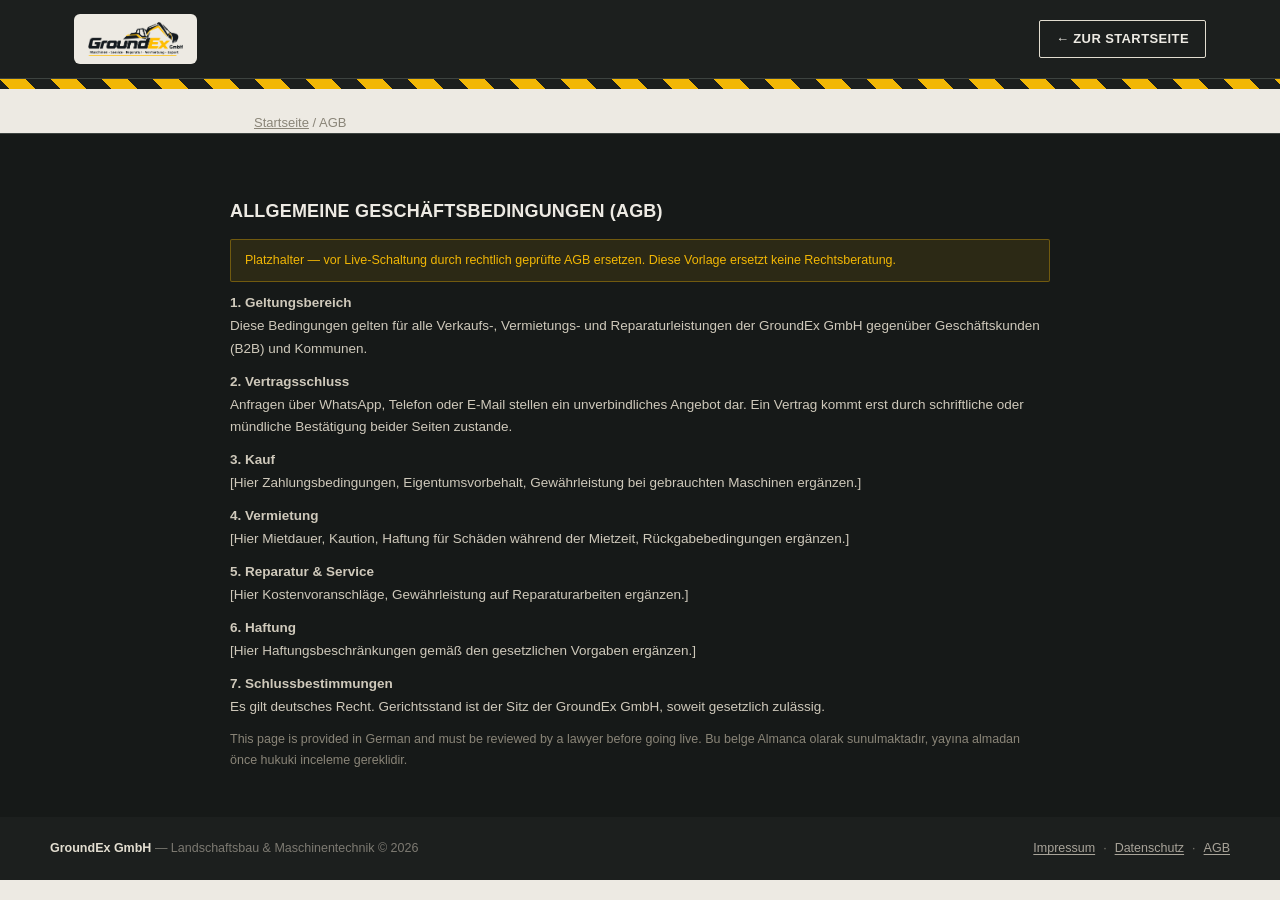
<file: agb.html>
<!DOCTYPE html>
<html lang="de">
<head>
<meta charset="UTF-8">
<meta name="viewport" content="width=device-width, initial-scale=1.0">
<title>AGB — GroundEx GmbH</title>
<link rel="icon" type="image/png" href="[data-uri]">
<link rel="preconnect" href="https://fonts.googleapis.com">
<link href="https://fonts.googleapis.com/css2?family=Oswald:wght@500;600;700&family=Inter:wght@400;500;600;700&family=IBM+Plex+Mono:wght@500;600&display=swap" rel="stylesheet">
<style>
  :root{
    --asphalt:#1c1f1e;
    --asphalt-2:#262b29;
    --steel:#3a4750;
    --concrete:#edeae3;
    --concrete-2:#e2ddd0;
    --orange:#e8590c;
    --orange-dark:#c2480a;
    --yellow:#f2b705;
    --line:#3d4340;
  }
  *{margin:0;padding:0;box-sizing:border-box;}
  html{scroll-behavior:smooth;}
  body{
    font-family:'Inter',sans-serif;
    background:var(--concrete);
    color:var(--asphalt);
    line-height:1.5;
    -webkit-font-smoothing:antialiased;
  }
  h1,h2,h3,.display{
    font-family:'Oswald',sans-serif;
    text-transform:uppercase;
    letter-spacing:0.01em;
    font-weight:600;
  }
  .mono{font-family:'IBM Plex Mono',monospace;}
  a{color:inherit;text-decoration:none;}
  .stripe{
    height:10px;
    background:repeating-linear-gradient(45deg,var(--yellow) 0 18px, var(--asphalt) 18px 36px);
    background-size:51px 51px;
    animation:stripe-move 2.4s linear infinite;
  }
  .stripe.thin{height:6px;}
  @keyframes stripe-move{
    0%{background-position:0 0;}
    100%{background-position:51px 0;}
  }
  @media (prefers-reduced-motion: reduce){
    .stripe{animation:none;}
  }
  .wrap{max-width:1180px;margin:0 auto;padding:0 24px;}

  /* SCROLL REVEAL */
  .reveal{opacity:0;transform:translateY(18px);transition:opacity .6s ease, transform .6s ease;}
  .reveal.in-view{opacity:1;transform:translateY(0);}

  /* NAV */
  header{position:sticky;top:0;z-index:50;background:var(--asphalt);border-bottom:1px solid var(--line);}
  .navbar{display:flex;align-items:center;justify-content:space-between;padding:14px 24px;max-width:1180px;margin:0 auto;gap:16px;}
  .logo{display:flex;align-items:center;gap:2px;font-family:'Oswald',sans-serif;font-weight:700;font-size:22px;color:var(--concrete);letter-spacing:0.02em;flex-shrink:0;
    background:var(--concrete);padding:8px 14px;border-radius:6px;}
  .logo img{height:34px;width:auto;display:block;}
  .tagline-badge{display:inline-flex;align-items:center;gap:8px;background:rgba(242,183,5,0.12);border:1px solid rgba(242,183,5,0.4);color:var(--yellow);padding:8px 16px;border-radius:2px;font-size:13px;font-weight:600;letter-spacing:0.02em;margin-top:26px;}
  .tagline-badge svg{width:15px;height:15px;flex-shrink:0;}
  .logo span.box{background:var(--orange);color:var(--asphalt);padding:2px 8px;margin-left:2px;}
  nav.links{display:flex;gap:28px;}
  nav.links a{color:var(--concrete-2);font-size:14px;font-weight:600;text-transform:uppercase;letter-spacing:0.04em;transition:color .15s;}
  nav.links a:hover{color:var(--yellow);}
  .nav-right{display:flex;align-items:center;gap:14px;}
  .lang-switch{display:flex;border:1px solid var(--line);border-radius:2px;overflow:hidden;}
  .lang-btn{background:transparent;border:none;color:var(--concrete-2);font-family:'IBM Plex Mono',monospace;font-size:12px;font-weight:600;padding:7px 10px;cursor:pointer;letter-spacing:0.04em;transition:.15s;}
  .lang-btn.active{background:var(--orange);color:#fff;}
  .lang-btn:not(.active):hover{color:var(--yellow);}
  .wa-btn{display:inline-flex;align-items:center;gap:8px;background:var(--orange);color:#fff;padding:10px 18px;font-weight:700;font-size:14px;text-transform:uppercase;letter-spacing:0.03em;border-radius:2px;transition:background .15s, transform .15s;border:none;cursor:pointer;white-space:nowrap;}
  .wa-btn:hover{background:var(--orange-dark);transform:translateY(-1px);}
  .menu-toggle{display:none;background:none;border:none;color:var(--concrete);font-size:24px;cursor:pointer;}

  /* FLOATING WHATSAPP BUTTON */
  .wa-float{
    position:fixed;bottom:24px;right:24px;z-index:100;
    display:flex;align-items:center;gap:10px;
    background:#25D366;color:#fff;
    padding:14px 20px;border-radius:50px;
    box-shadow:0 6px 20px rgba(0,0,0,0.35);
    font-weight:700;font-size:14px;letter-spacing:0.02em;
    text-transform:uppercase;
    transition:transform .15s, box-shadow .15s;
  }
  .wa-float:hover{transform:translateY(-2px) scale(1.03);box-shadow:0 10px 26px rgba(0,0,0,0.4);}
  .wa-float svg{width:22px;height:22px;flex-shrink:0;}
  .wa-float .pulse{
    position:absolute;inset:0;border-radius:50px;
    box-shadow:0 0 0 0 rgba(37,211,102,0.55);
    animation:wa-pulse 2.2s infinite;
    pointer-events:none;
  }
  @keyframes wa-pulse{
    0%{box-shadow:0 0 0 0 rgba(37,211,102,0.55);}
    70%{box-shadow:0 0 0 16px rgba(37,211,102,0);}
    100%{box-shadow:0 0 0 0 rgba(37,211,102,0);}
  }
  @media (max-width:560px){
    .wa-float{bottom:16px;right:16px;padding:13px 16px;}
    .wa-float span.wa-float-label{display:none;}
  }


  /* HERO */
  .hero{background:linear-gradient(180deg,var(--asphalt) 0%, var(--asphalt-2) 100%);color:var(--concrete);padding:90px 24px 70px;position:relative;overflow:hidden;}

  /* SİNEMATİK ARKA PLAN FOTOĞRAFI — yavaş Ken Burns zoom + sinema renk tonlaması */
  .hero-bg{
    position:absolute;inset:0;z-index:0;
    background-size:cover;background-position:center 35%;
    filter:grayscale(0.1) contrast(1.05) brightness(0.85) sepia(0.08) saturate(1.15);
    animation:ken-burns 26s ease-in-out infinite alternate;
    will-change:transform;
  }
  @keyframes ken-burns{
    from{transform:scale(1.0) translate(0,0);}
    to{transform:scale(1.12) translate(-1%,-1%);}
  }
  .hero-grade{
    position:absolute;inset:0;z-index:0;pointer-events:none;
    background:
      linear-gradient(180deg, rgba(10,12,13,0.35) 0%, rgba(10,12,13,0.12) 30%, rgba(10,12,13,0.5) 78%, rgba(10,12,13,0.88) 100%),
      linear-gradient(90deg, rgba(10,12,13,0.62) 0%, rgba(10,12,13,0.15) 50%, transparent 68%),
      radial-gradient(ellipse at center, transparent 50%, rgba(0,0,0,0.32) 100%);
  }
  /* FİLM GRAIN — hafif, titreşen tanecik dokusu */
  .hero-grain{
    position:absolute;inset:0;z-index:0;pointer-events:none;opacity:0.5;mix-blend-mode:overlay;
    background-image:url("data:image/svg+xml;utf8,<svg xmlns='http://www.w3.org/2000/svg' width='120' height='120'><filter id='n'><feTurbulence type='fractalNoise' baseFrequency='0.9' numOctaves='2' stitchTiles='stitch'/><feColorMatrix type='saturate' values='0'/></filter><rect width='100%25' height='100%25' filter='url(%23n)' opacity='0.6'/></svg>");
    animation:grain-shift 0.6s steps(4) infinite;
  }
  @keyframes grain-shift{
    0%{transform:translate(0,0);}
    25%{transform:translate(-2%,1%);}
    50%{transform:translate(1%,-2%);}
    75%{transform:translate(-1%,-1%);}
    100%{transform:translate(0,0);}
  }
  /* LETTERBOX — sinema formatı üst/alt bantlar */
  .letterbox{position:absolute;left:0;right:0;background:#000;z-index:4;pointer-events:none;}
  .letterbox-top{top:0;height:5%;}
  .letterbox-bottom{bottom:0;height:5%;}
  @media (max-width:700px){.letterbox{height:3.2%;}}
  @media (prefers-reduced-motion: reduce){
    .hero-bg{animation:none;}
    .hero-grain{animation:none;}
  }
  .hero::before{content:"";position:absolute;right:-10%;top:-20%;width:600px;height:600px;background:radial-gradient(circle, rgba(232,89,12,0.16) 0%, transparent 70%);}
  .hero-inner{max-width:1180px;margin:0 auto;position:relative;}

  /* İŞ MAKİNESİ SİLÜETLERİ — ufukta sürekli kayan, sıcak ışıkla arkadan aydınlatılmış sahne */
  .skyline{position:absolute;left:0;right:0;bottom:190px;overflow:hidden;pointer-events:none;z-index:0;}
  .skyline-track{display:flex;width:200%;height:100%;will-change:transform;}
  .skyline-svg{width:50%;height:100%;flex-shrink:0;display:block;}
  .skyline-far{height:70px;opacity:0.3;filter:blur(0.5px);}
  .skyline-far .skyline-track{animation:skyline-scroll 55s linear infinite;}
  .skyline-near{height:95px;opacity:0.55;bottom:150px;}
  .skyline-near .skyline-track{animation:skyline-scroll 30s linear infinite reverse;}
  @keyframes skyline-scroll{
    from{transform:translateX(0);}
    to{transform:translateX(-50%);}
  }
  @media (prefers-reduced-motion: reduce){
    .skyline-track{animation:none;}
  }
  @media (max-width:960px){
    .skyline{display:none;}
  }
  .light-sweep{
    position:absolute;inset:0;overflow:hidden;pointer-events:none;z-index:0;
  }
  .light-sweep::before{
    content:"";position:absolute;top:-30%;left:-40%;width:55%;height:160%;
    background:linear-gradient(78deg, transparent 0%, rgba(242,183,5,0.02) 30%, rgba(242,183,5,0.22) 50%, rgba(255,255,255,0.06) 52%, rgba(242,183,5,0.22) 54%, rgba(242,183,5,0.02) 70%, transparent 100%);
    transform:rotate(6deg);
    animation:sweep 6s ease-in-out infinite;
  }
  @keyframes sweep{
    0%{left:-50%;}
    50%{left:85%;}
    100%{left:-50%;}
  }
  /* Yavaş "nefes alan" arka plan parlaması — sürekli, göze çarpan büyüyüp küçülme */
  .hero::before{
    animation:glow-pulse 5s ease-in-out infinite;
  }
  @keyframes glow-pulse{
    0%,100%{opacity:0.7;transform:scale(1);}
    50%{opacity:1;transform:scale(1.15);}
  }

  /* SİNEMATİK METİN GİRİŞİ — sayfa yüklenince kademeli beliren başlık/metin/butonlar */
  .cinema-in{
    opacity:0;transform:translateY(28px);
    animation:cinema-reveal 0.9s cubic-bezier(.16,.84,.44,1) forwards;
  }
  .cinema-in.d1{animation-delay:.05s;}
  .cinema-in.d2{animation-delay:.18s;}
  .cinema-in.d3{animation-delay:.34s;}
  .cinema-in.d4{animation-delay:.48s;}
  .cinema-in.d5{animation-delay:.62s;}
  @keyframes cinema-reveal{
    to{opacity:1;transform:translateY(0);}
  }
  @media (prefers-reduced-motion: reduce){
    .cinema-in{animation:none;opacity:1;transform:none;}
    .light-sweep::before{animation:none;display:none;}
  }

  /* TOZ / DUMAN BULUTLARI */
  .dust-field{position:absolute;inset:0;overflow:hidden;pointer-events:none;z-index:0;}
  .dust-mote{
    position:absolute;border-radius:50%;
    background:radial-gradient(circle, rgba(242,183,5,0.22) 0%, rgba(242,183,5,0.07) 45%, transparent 72%);
    filter:blur(2px);
    animation:dust-drift linear infinite;
    will-change:transform,opacity;
  }
  @keyframes dust-drift{
    0%{transform:translate(0,0) scale(0.8);opacity:0;}
    15%{opacity:0.6;}
    50%{transform:translate(var(--dx,40px),calc(var(--dy,-60px)*0.5)) scale(1.25);}
    85%{opacity:0.5;}
    100%{transform:translate(calc(var(--dx,40px)*2),var(--dy,-60px)) scale(1.5);opacity:0;}
  }
  @media (prefers-reduced-motion: reduce){
    .dust-mote{animation:none;display:none;}
  }
  .eyebrow{font-family:'IBM Plex Mono',monospace;font-size:13px;color:var(--yellow);letter-spacing:0.12em;text-transform:uppercase;margin-bottom:18px;}
  .hero h1{font-size:clamp(36px,6vw,64px);line-height:1.04;max-width:820px;margin-bottom:22px;}
  .hero h1 em{color:var(--orange);font-style:normal;display:block;}
  .hero p.lead{font-size:18px;color:var(--concrete-2);max-width:560px;margin-bottom:34px;font-weight:400;}
  .hero-ctas{display:flex;gap:16px;flex-wrap:wrap;}
  .stats-strip{max-width:1180px;margin:56px auto 0;display:grid;grid-template-columns:repeat(4,1fr);gap:1px;background:var(--line);border-top:1px solid var(--line);position:relative;}
  .stat{padding:20px 8px 0;text-align:center;}
  .stat-num{font-family:'Oswald',sans-serif;font-size:28px;font-weight:700;color:var(--yellow);}
  .stat-label{font-size:12px;color:var(--concrete-2);text-transform:uppercase;letter-spacing:0.04em;margin-top:4px;}
  @media (max-width:700px){.stats-strip{grid-template-columns:repeat(2,1fr);row-gap:20px;}}
  .btn-outline{display:inline-flex;align-items:center;gap:8px;border:1.5px solid var(--concrete-2);color:var(--concrete);padding:12px 22px;font-weight:600;font-size:14px;text-transform:uppercase;letter-spacing:0.03em;border-radius:2px;transition:border-color .15s, color .15s;}
  .btn-outline:hover{border-color:var(--yellow);color:var(--yellow);}

  /* SERVICES */
  .services{background:var(--concrete);padding:64px 24px;}
  .services-grid{max-width:1180px;margin:0 auto;display:grid;grid-template-columns:repeat(3,1fr);gap:1px;background:var(--asphalt);border:1px solid var(--asphalt);}
  .service-card{background:var(--concrete);padding:36px 28px;}
  .service-card .num{font-family:'IBM Plex Mono',monospace;color:var(--orange);font-size:13px;letter-spacing:0.06em;margin-bottom:14px;display:block;}
  .service-card h3{font-size:22px;margin-bottom:10px;}
  .service-card p{font-size:14.5px;color:#4a4a44;}

  /* SECTION HEADS */
  .section-head{max-width:1180px;margin:0 auto;padding:70px 24px 10px;}
  .section-head .eyebrow-dark{font-family:'IBM Plex Mono',monospace;font-size:13px;color:var(--orange-dark);letter-spacing:0.1em;text-transform:uppercase;margin-bottom:10px;}
  .section-head h2{font-size:clamp(28px,4vw,40px);}
  .section-head p.note{color:#666;font-size:14.5px;margin-top:10px;max-width:560px;}

  /* FILTER TABS */
  .filters{max-width:1180px;margin:28px auto 0;padding:0 24px;display:flex;gap:10px;flex-wrap:wrap;}
  .filter-btn{background:transparent;border:1.5px solid var(--asphalt);color:var(--asphalt);padding:8px 16px;font-size:13px;font-weight:600;text-transform:uppercase;letter-spacing:0.03em;cursor:pointer;border-radius:2px;transition:.15s;}
  .filter-btn.active, .filter-btn:hover{background:var(--asphalt);color:var(--concrete);}

  /* MACHINE GRID */
  .machine-grid{max-width:1180px;margin:0 auto;padding:34px 24px 20px;display:grid;grid-template-columns:repeat(3,1fr);gap:24px;}
  .card{background:#fff;border:1px solid #ddd6c6;display:flex;flex-direction:column;transition:transform .18s, box-shadow .18s;}
  .card:hover{transform:translateY(-4px);box-shadow:0 10px 24px rgba(28,31,30,0.12);}
  .card-media{aspect-ratio:4/3;background:var(--steel);display:flex;align-items:center;justify-content:center;position:relative;overflow:hidden;}
  .card-media img{width:100%;height:100%;object-fit:cover;transition:transform .4s ease;}
  .card:hover .card-media img{transform:scale(1.08);}
  .card-media .icon{width:64px;height:64px;stroke:var(--concrete-2);opacity:0.85;}
  .badge{position:absolute;top:10px;left:10px;background:var(--yellow);color:var(--asphalt);font-family:'IBM Plex Mono',monospace;font-size:11px;font-weight:600;padding:4px 9px;letter-spacing:0.04em;text-transform:uppercase;}
  .badge.example{background:var(--asphalt);color:var(--yellow);left:auto;right:10px;top:10px;}
  .card-body{padding:18px 18px 20px;display:flex;flex-direction:column;gap:8px;flex:1;}
  .card-body h3{font-size:18px;letter-spacing:0.005em;}
  .card-body .specs{font-size:12.5px;color:#666;line-height:1.6;}
  .card-footer{display:flex;align-items:center;justify-content:space-between;padding:14px 18px;border-top:1px solid #eee5d3;}
  .price{font-family:'IBM Plex Mono',monospace;font-weight:600;font-size:16px;color:var(--asphalt);}
  .price small{font-size:11px;color:#888;font-weight:500;}
  .detail-btn{font-size:12.5px;font-weight:700;color:var(--orange);text-transform:uppercase;letter-spacing:0.03em;display:flex;align-items:center;gap:5px;}
  .detail-btn:hover{color:var(--orange-dark);}

  /* PROCESS */
  .process{background:var(--concrete-2);padding:70px 24px;}
  .process-grid{max-width:1180px;margin:34px auto 0;display:grid;grid-template-columns:repeat(3,1fr);gap:28px;}
  .process-step{position:relative;padding-left:6px;}
  .process-step .step-num{font-family:'Oswald',sans-serif;font-size:44px;font-weight:700;color:var(--orange);opacity:0.9;line-height:1;margin-bottom:12px;}
  .process-step h4{font-size:17px;text-transform:uppercase;margin-bottom:8px;letter-spacing:0.02em;}
  .process-step p{font-size:14px;color:#555;}

  /* WHY US */
  .why{background:var(--asphalt);color:var(--concrete);padding:70px 24px;}
  .why-inner{max-width:1180px;margin:0 auto;display:grid;grid-template-columns:1fr 1fr;gap:50px;align-items:center;}
  .why h2{font-size:clamp(26px,4vw,36px);margin-bottom:18px;}
  .why p.lead-p{color:var(--concrete-2);font-size:15px;margin-bottom:22px;max-width:460px;}
  .why-list{display:flex;flex-direction:column;gap:0;}
  .why-item{display:flex;gap:16px;padding:20px 0;border-bottom:1px solid var(--line);}
  .why-item:first-child{padding-top:0;}
  .why-item .mark{color:var(--orange);font-family:'IBM Plex Mono',monospace;font-weight:600;font-size:14px;}
  .why-item h4{font-size:16px;margin-bottom:4px;text-transform:none;font-family:'Inter',sans-serif;font-weight:700;}
  .why-item p{font-size:13.5px;color:#a9a49a;margin:0;max-width:100%;}

  /* FAQ */
  .faq{background:var(--concrete);padding:70px 24px;}
  .faq-list{max-width:820px;margin:34px auto 0;}
  .faq-item{border-bottom:1px solid #d8d1bf;}
  .faq-q{width:100%;text-align:left;background:none;border:none;padding:20px 4px;display:flex;justify-content:space-between;align-items:center;cursor:pointer;font-size:16px;font-weight:600;color:var(--asphalt);gap:16px;}
  .faq-q .plus{font-family:'IBM Plex Mono',monospace;color:var(--orange);font-size:20px;transition:transform .2s;flex-shrink:0;}
  .faq-item.open .faq-q .plus{transform:rotate(45deg);}
  .faq-a{max-height:0;overflow:hidden;transition:max-height .25s ease;}
  .faq-a p{padding:0 4px 20px;font-size:14.5px;color:#555;max-width:640px;}

  /* TESTIMONIALS */
  .testimonials{background:var(--concrete-2);padding:70px 24px;}
  .testi-grid{max-width:1180px;margin:34px auto 0;display:grid;grid-template-columns:repeat(3,1fr);gap:24px;}
  .testi-card{background:#fff;border:1.5px dashed #c9c2ae;padding:26px 22px;position:relative;}
  .testi-tag{position:absolute;top:-11px;left:20px;background:var(--asphalt);color:var(--yellow);font-family:'IBM Plex Mono',monospace;font-size:10.5px;font-weight:600;padding:3px 10px;letter-spacing:0.05em;text-transform:uppercase;}
  .testi-stars{color:var(--yellow);font-size:15px;letter-spacing:2px;margin-bottom:12px;}
  .testi-text{font-size:14.5px;color:#444;line-height:1.6;margin-bottom:16px;font-style:italic;}
  .testi-author{font-size:13px;font-weight:700;color:var(--asphalt);}
  .testi-role{font-size:12px;color:#888;}
  .testi-note{max-width:1180px;margin:24px auto 0;font-size:13px;color:#777;text-align:center;}

  /* VAKA ÇALIŞMALARI / REFERANS PROJELER */
  .cases{background:var(--concrete);padding:70px 24px;}
  .cases-grid{max-width:1180px;margin:34px auto 0;display:grid;grid-template-columns:repeat(3,1fr);gap:24px;}
  .case-card{background:#fff;border:1.5px dashed #c9c2ae;padding:0;position:relative;overflow:hidden;}
  .case-tag{position:absolute;top:14px;left:14px;background:var(--asphalt);color:var(--yellow);font-family:'IBM Plex Mono',monospace;font-size:10.5px;font-weight:600;padding:3px 10px;letter-spacing:0.05em;text-transform:uppercase;z-index:2;}
  .case-media{aspect-ratio:16/10;background:var(--steel);display:flex;align-items:center;justify-content:center;color:var(--concrete-2);font-family:'IBM Plex Mono',monospace;font-size:12px;}
  .case-body{padding:20px;}
  .case-body h4{font-size:16px;margin-bottom:8px;}
  .case-body p{font-size:13.5px;color:#555;line-height:1.6;}
  @media (max-width:860px){.cases-grid{grid-template-columns:1fr;}}
  @media (max-width:860px){.testi-grid{grid-template-columns:1fr;}}

  /* CONTACT / FOOTER */
  .contact{background:var(--concrete);padding:80px 24px 40px;text-align:center;border-top:1px solid #d8d1bf;}
  .contact h2{font-size:clamp(28px,5vw,44px);margin-bottom:16px;}
  .contact p.lead-p{color:#555;max-width:480px;margin:0 auto 30px;font-size:15.5px;}
  .contact .wa-btn{padding:16px 32px;font-size:16px;}
  .contact-info{max-width:1180px;margin:60px auto 0;padding-top:34px;border-top:1px solid #d8d1bf;display:grid;grid-template-columns:repeat(3,1fr);gap:24px;text-align:left;}
  .contact-info h4{font-size:12px;text-transform:uppercase;letter-spacing:0.06em;color:#888;margin-bottom:8px;}
  .maps-link{display:inline-flex;align-items:center;gap:5px;margin-top:8px;font-size:13px;font-weight:700;color:var(--orange);text-decoration:underline;text-underline-offset:2px;}
  .maps-link:hover{color:var(--orange-dark);}
  .contact-info p{margin:0;color:var(--asphalt);font-size:14.5px;}
  footer{background:var(--asphalt);color:#7d7a72;padding:22px 24px;font-size:12.5px;}
  footer strong{color:var(--concrete-2);}
  .footer-inner{max-width:1180px;margin:0 auto;display:flex;flex-wrap:wrap;gap:10px 24px;align-items:center;justify-content:space-between;}
  .footer-links{display:flex;gap:8px;font-size:12.5px;}
  .footer-links a{color:#a9a49a;text-decoration:underline;text-underline-offset:2px;}
  .footer-links a:hover{color:var(--yellow);}
  .legal{background:#161918;padding:36px 24px;border-top:1px solid var(--line);}
  .legal-inner{max-width:820px;margin:0 auto;color:#cfc9bb;}
  .legal-inner h3{color:var(--concrete);font-size:18px;margin-bottom:14px;}
  .legal-inner p{font-size:13.5px;line-height:1.7;margin-bottom:10px;}
  .legal-warning{background:rgba(242,183,5,0.1);border:1px solid rgba(242,183,5,0.35);color:var(--yellow);padding:10px 14px;font-size:12.5px !important;border-radius:2px;}

  @media (max-width:860px){
    nav.links{display:none;}
    .menu-toggle{display:block;}
    .services-grid{grid-template-columns:1fr;}
    .machine-grid{grid-template-columns:1fr 1fr;}
    .process-grid{grid-template-columns:1fr;}
    .why-inner{grid-template-columns:1fr;}
    .contact-info{grid-template-columns:1fr;text-align:center;}
  }
  @media (max-width:560px){
    .machine-grid{grid-template-columns:1fr;}
    .hero{padding:60px 20px 50px;}
    .nav-right{gap:8px;}
  }
</style>
<meta http-equiv="Content-Security-Policy" content="default-src 'none'; img-src 'self' data:; style-src 'self' 'unsafe-inline' https://fonts.googleapis.com; font-src https://fonts.gstatic.com; script-src 'self' 'unsafe-inline'; base-uri 'none'; form-action 'none'; frame-ancestors 'none';">
<meta name="referrer" content="strict-origin-when-cross-origin">
</head>
<body>
<header>
  <div class="navbar">
    <a href="index.html" class="logo"><img src="[data-uri]" alt="GroundEx GmbH Logo"></a>
    <div class="nav-right">
      <a href="index.html" class="btn-outline" style="color:var(--concrete);border-color:var(--concrete-2);padding:8px 16px;font-size:13px;">← Zur Startseite</a>
    </div>
  </div>
</header>
<div class="stripe"></div>

<div style="max-width:820px;margin:24px auto 0;padding:0 24px;font-size:13px;color:#8a8578;"><a href="index.html" style="color:#8a8578;text-decoration:underline;">Startseite</a> / AGB</div>
<section class="legal" style="padding-top:64px;">
  <div class="legal-inner">
    <h3>Allgemeine Geschäftsbedingungen (AGB)</h3>
    <p class="legal-warning">Platzhalter — vor Live-Schaltung durch rechtlich geprüfte AGB ersetzen. Diese Vorlage ersetzt keine Rechtsberatung.</p>
    <p><strong>1. Geltungsbereich</strong><br>
    Diese Bedingungen gelten für alle Verkaufs-, Vermietungs- und Reparaturleistungen der GroundEx GmbH gegenüber Geschäftskunden (B2B) und Kommunen.</p>
    <p><strong>2. Vertragsschluss</strong><br>
    Anfragen über WhatsApp, Telefon oder E-Mail stellen ein unverbindliches Angebot dar. Ein Vertrag kommt erst durch schriftliche oder mündliche Bestätigung beider Seiten zustande.</p>
    <p><strong>3. Kauf</strong><br>
    [Hier Zahlungsbedingungen, Eigentumsvorbehalt, Gewährleistung bei gebrauchten Maschinen ergänzen.]</p>
    <p><strong>4. Vermietung</strong><br>
    [Hier Mietdauer, Kaution, Haftung für Schäden während der Mietzeit, Rückgabebedingungen ergänzen.]</p>
    <p><strong>5. Reparatur &amp; Service</strong><br>
    [Hier Kostenvoranschläge, Gewährleistung auf Reparaturarbeiten ergänzen.]</p>
    <p><strong>6. Haftung</strong><br>
    [Hier Haftungsbeschränkungen gemäß den gesetzlichen Vorgaben ergänzen.]</p>
    <p><strong>7. Schlussbestimmungen</strong><br>
    Es gilt deutsches Recht. Gerichtsstand ist der Sitz der GroundEx GmbH, soweit gesetzlich zulässig.</p>
    <p style="font-size:12.5px;color:#8a8578;">This page is provided in German and must be reviewed by a lawyer before going live. Bu belge Almanca olarak sunulmaktadır, yayına almadan önce hukuki inceleme gereklidir.</p>
  </div>
</section>

<footer>
  <div class="footer-inner">
    <div><strong>GroundEx GmbH</strong> — Landschaftsbau &amp; Maschinentechnik © 2026</div>
    <div class="footer-links">
      <a href="impressum.html">Impressum</a>
      <span>·</span>
      <a href="datenschutz.html">Datenschutz</a>
      <span>·</span>
      <a href="agb.html">AGB</a>
    </div>
  </div>
</footer>
</body>
</html>
</file>
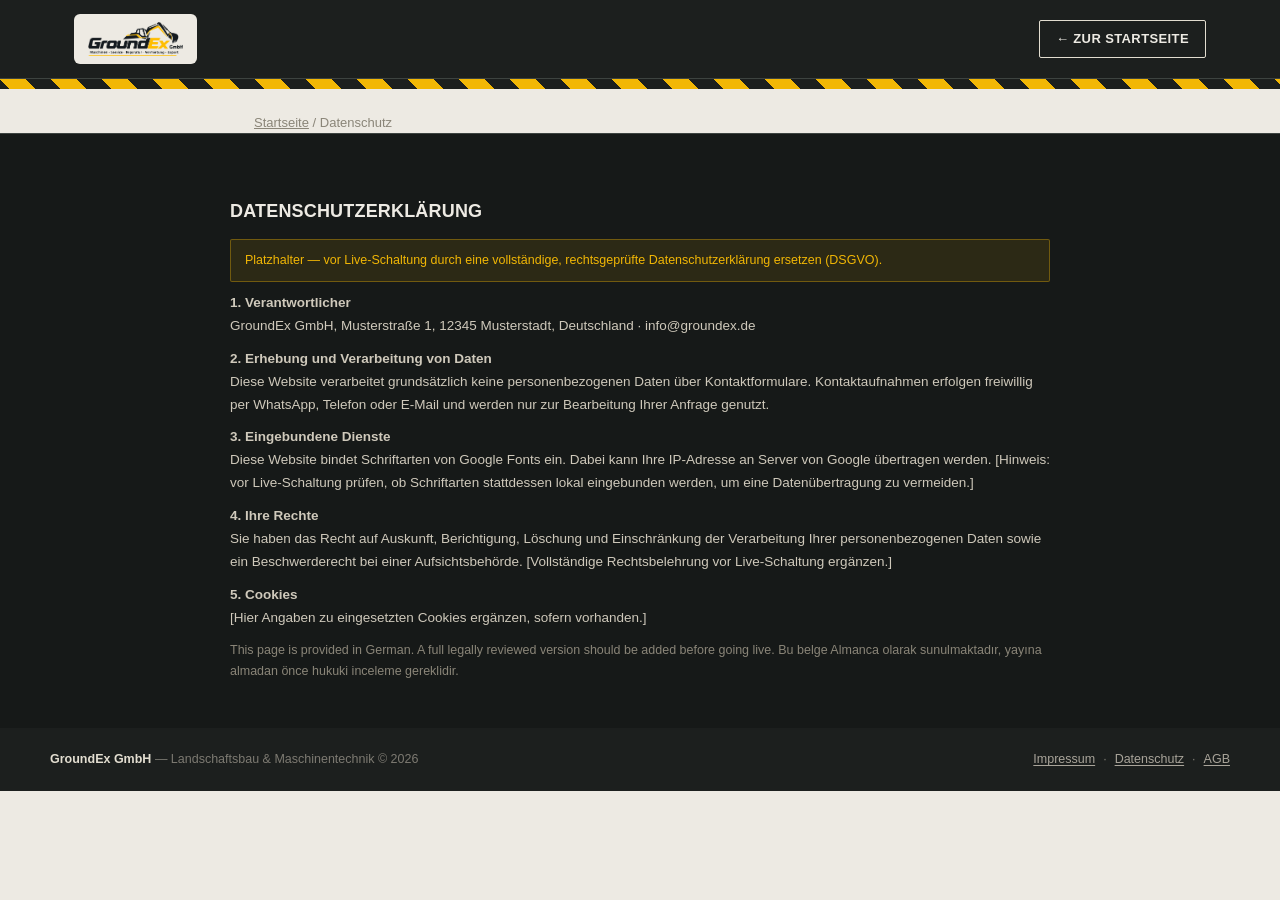
<file: datenschutz.html>
<!DOCTYPE html>
<html lang="de">
<head>
<meta charset="UTF-8">
<meta name="viewport" content="width=device-width, initial-scale=1.0">
<title>Datenschutz — GroundEx GmbH</title>
<link rel="icon" type="image/png" href="[data-uri]">
<link rel="preconnect" href="https://fonts.googleapis.com">
<link href="https://fonts.googleapis.com/css2?family=Oswald:wght@500;600;700&family=Inter:wght@400;500;600;700&family=IBM+Plex+Mono:wght@500;600&display=swap" rel="stylesheet">
<style>
  :root{
    --asphalt:#1c1f1e;
    --asphalt-2:#262b29;
    --steel:#3a4750;
    --concrete:#edeae3;
    --concrete-2:#e2ddd0;
    --orange:#e8590c;
    --orange-dark:#c2480a;
    --yellow:#f2b705;
    --line:#3d4340;
  }
  *{margin:0;padding:0;box-sizing:border-box;}
  html{scroll-behavior:smooth;}
  body{
    font-family:'Inter',sans-serif;
    background:var(--concrete);
    color:var(--asphalt);
    line-height:1.5;
    -webkit-font-smoothing:antialiased;
  }
  h1,h2,h3,.display{
    font-family:'Oswald',sans-serif;
    text-transform:uppercase;
    letter-spacing:0.01em;
    font-weight:600;
  }
  .mono{font-family:'IBM Plex Mono',monospace;}
  a{color:inherit;text-decoration:none;}
  .stripe{
    height:10px;
    background:repeating-linear-gradient(45deg,var(--yellow) 0 18px, var(--asphalt) 18px 36px);
    background-size:51px 51px;
    animation:stripe-move 2.4s linear infinite;
  }
  .stripe.thin{height:6px;}
  @keyframes stripe-move{
    0%{background-position:0 0;}
    100%{background-position:51px 0;}
  }
  @media (prefers-reduced-motion: reduce){
    .stripe{animation:none;}
  }
  .wrap{max-width:1180px;margin:0 auto;padding:0 24px;}

  /* SCROLL REVEAL */
  .reveal{opacity:0;transform:translateY(18px);transition:opacity .6s ease, transform .6s ease;}
  .reveal.in-view{opacity:1;transform:translateY(0);}

  /* NAV */
  header{position:sticky;top:0;z-index:50;background:var(--asphalt);border-bottom:1px solid var(--line);}
  .navbar{display:flex;align-items:center;justify-content:space-between;padding:14px 24px;max-width:1180px;margin:0 auto;gap:16px;}
  .logo{display:flex;align-items:center;gap:2px;font-family:'Oswald',sans-serif;font-weight:700;font-size:22px;color:var(--concrete);letter-spacing:0.02em;flex-shrink:0;
    background:var(--concrete);padding:8px 14px;border-radius:6px;}
  .logo img{height:34px;width:auto;display:block;}
  .tagline-badge{display:inline-flex;align-items:center;gap:8px;background:rgba(242,183,5,0.12);border:1px solid rgba(242,183,5,0.4);color:var(--yellow);padding:8px 16px;border-radius:2px;font-size:13px;font-weight:600;letter-spacing:0.02em;margin-top:26px;}
  .tagline-badge svg{width:15px;height:15px;flex-shrink:0;}
  .logo span.box{background:var(--orange);color:var(--asphalt);padding:2px 8px;margin-left:2px;}
  nav.links{display:flex;gap:28px;}
  nav.links a{color:var(--concrete-2);font-size:14px;font-weight:600;text-transform:uppercase;letter-spacing:0.04em;transition:color .15s;}
  nav.links a:hover{color:var(--yellow);}
  .nav-right{display:flex;align-items:center;gap:14px;}
  .lang-switch{display:flex;border:1px solid var(--line);border-radius:2px;overflow:hidden;}
  .lang-btn{background:transparent;border:none;color:var(--concrete-2);font-family:'IBM Plex Mono',monospace;font-size:12px;font-weight:600;padding:7px 10px;cursor:pointer;letter-spacing:0.04em;transition:.15s;}
  .lang-btn.active{background:var(--orange);color:#fff;}
  .lang-btn:not(.active):hover{color:var(--yellow);}
  .wa-btn{display:inline-flex;align-items:center;gap:8px;background:var(--orange);color:#fff;padding:10px 18px;font-weight:700;font-size:14px;text-transform:uppercase;letter-spacing:0.03em;border-radius:2px;transition:background .15s, transform .15s;border:none;cursor:pointer;white-space:nowrap;}
  .wa-btn:hover{background:var(--orange-dark);transform:translateY(-1px);}
  .menu-toggle{display:none;background:none;border:none;color:var(--concrete);font-size:24px;cursor:pointer;}

  /* FLOATING WHATSAPP BUTTON */
  .wa-float{
    position:fixed;bottom:24px;right:24px;z-index:100;
    display:flex;align-items:center;gap:10px;
    background:#25D366;color:#fff;
    padding:14px 20px;border-radius:50px;
    box-shadow:0 6px 20px rgba(0,0,0,0.35);
    font-weight:700;font-size:14px;letter-spacing:0.02em;
    text-transform:uppercase;
    transition:transform .15s, box-shadow .15s;
  }
  .wa-float:hover{transform:translateY(-2px) scale(1.03);box-shadow:0 10px 26px rgba(0,0,0,0.4);}
  .wa-float svg{width:22px;height:22px;flex-shrink:0;}
  .wa-float .pulse{
    position:absolute;inset:0;border-radius:50px;
    box-shadow:0 0 0 0 rgba(37,211,102,0.55);
    animation:wa-pulse 2.2s infinite;
    pointer-events:none;
  }
  @keyframes wa-pulse{
    0%{box-shadow:0 0 0 0 rgba(37,211,102,0.55);}
    70%{box-shadow:0 0 0 16px rgba(37,211,102,0);}
    100%{box-shadow:0 0 0 0 rgba(37,211,102,0);}
  }
  @media (max-width:560px){
    .wa-float{bottom:16px;right:16px;padding:13px 16px;}
    .wa-float span.wa-float-label{display:none;}
  }


  /* HERO */
  .hero{background:linear-gradient(180deg,var(--asphalt) 0%, var(--asphalt-2) 100%);color:var(--concrete);padding:90px 24px 70px;position:relative;overflow:hidden;}

  /* SİNEMATİK ARKA PLAN FOTOĞRAFI — yavaş Ken Burns zoom + sinema renk tonlaması */
  .hero-bg{
    position:absolute;inset:0;z-index:0;
    background-size:cover;background-position:center 35%;
    filter:grayscale(0.1) contrast(1.05) brightness(0.85) sepia(0.08) saturate(1.15);
    animation:ken-burns 26s ease-in-out infinite alternate;
    will-change:transform;
  }
  @keyframes ken-burns{
    from{transform:scale(1.0) translate(0,0);}
    to{transform:scale(1.12) translate(-1%,-1%);}
  }
  .hero-grade{
    position:absolute;inset:0;z-index:0;pointer-events:none;
    background:
      linear-gradient(180deg, rgba(10,12,13,0.35) 0%, rgba(10,12,13,0.12) 30%, rgba(10,12,13,0.5) 78%, rgba(10,12,13,0.88) 100%),
      linear-gradient(90deg, rgba(10,12,13,0.62) 0%, rgba(10,12,13,0.15) 50%, transparent 68%),
      radial-gradient(ellipse at center, transparent 50%, rgba(0,0,0,0.32) 100%);
  }
  /* FİLM GRAIN — hafif, titreşen tanecik dokusu */
  .hero-grain{
    position:absolute;inset:0;z-index:0;pointer-events:none;opacity:0.5;mix-blend-mode:overlay;
    background-image:url("data:image/svg+xml;utf8,<svg xmlns='http://www.w3.org/2000/svg' width='120' height='120'><filter id='n'><feTurbulence type='fractalNoise' baseFrequency='0.9' numOctaves='2' stitchTiles='stitch'/><feColorMatrix type='saturate' values='0'/></filter><rect width='100%25' height='100%25' filter='url(%23n)' opacity='0.6'/></svg>");
    animation:grain-shift 0.6s steps(4) infinite;
  }
  @keyframes grain-shift{
    0%{transform:translate(0,0);}
    25%{transform:translate(-2%,1%);}
    50%{transform:translate(1%,-2%);}
    75%{transform:translate(-1%,-1%);}
    100%{transform:translate(0,0);}
  }
  /* LETTERBOX — sinema formatı üst/alt bantlar */
  .letterbox{position:absolute;left:0;right:0;background:#000;z-index:4;pointer-events:none;}
  .letterbox-top{top:0;height:5%;}
  .letterbox-bottom{bottom:0;height:5%;}
  @media (max-width:700px){.letterbox{height:3.2%;}}
  @media (prefers-reduced-motion: reduce){
    .hero-bg{animation:none;}
    .hero-grain{animation:none;}
  }
  .hero::before{content:"";position:absolute;right:-10%;top:-20%;width:600px;height:600px;background:radial-gradient(circle, rgba(232,89,12,0.16) 0%, transparent 70%);}
  .hero-inner{max-width:1180px;margin:0 auto;position:relative;}

  /* İŞ MAKİNESİ SİLÜETLERİ — ufukta sürekli kayan, sıcak ışıkla arkadan aydınlatılmış sahne */
  .skyline{position:absolute;left:0;right:0;bottom:190px;overflow:hidden;pointer-events:none;z-index:0;}
  .skyline-track{display:flex;width:200%;height:100%;will-change:transform;}
  .skyline-svg{width:50%;height:100%;flex-shrink:0;display:block;}
  .skyline-far{height:70px;opacity:0.3;filter:blur(0.5px);}
  .skyline-far .skyline-track{animation:skyline-scroll 55s linear infinite;}
  .skyline-near{height:95px;opacity:0.55;bottom:150px;}
  .skyline-near .skyline-track{animation:skyline-scroll 30s linear infinite reverse;}
  @keyframes skyline-scroll{
    from{transform:translateX(0);}
    to{transform:translateX(-50%);}
  }
  @media (prefers-reduced-motion: reduce){
    .skyline-track{animation:none;}
  }
  @media (max-width:960px){
    .skyline{display:none;}
  }
  .light-sweep{
    position:absolute;inset:0;overflow:hidden;pointer-events:none;z-index:0;
  }
  .light-sweep::before{
    content:"";position:absolute;top:-30%;left:-40%;width:55%;height:160%;
    background:linear-gradient(78deg, transparent 0%, rgba(242,183,5,0.02) 30%, rgba(242,183,5,0.22) 50%, rgba(255,255,255,0.06) 52%, rgba(242,183,5,0.22) 54%, rgba(242,183,5,0.02) 70%, transparent 100%);
    transform:rotate(6deg);
    animation:sweep 6s ease-in-out infinite;
  }
  @keyframes sweep{
    0%{left:-50%;}
    50%{left:85%;}
    100%{left:-50%;}
  }
  /* Yavaş "nefes alan" arka plan parlaması — sürekli, göze çarpan büyüyüp küçülme */
  .hero::before{
    animation:glow-pulse 5s ease-in-out infinite;
  }
  @keyframes glow-pulse{
    0%,100%{opacity:0.7;transform:scale(1);}
    50%{opacity:1;transform:scale(1.15);}
  }

  /* SİNEMATİK METİN GİRİŞİ — sayfa yüklenince kademeli beliren başlık/metin/butonlar */
  .cinema-in{
    opacity:0;transform:translateY(28px);
    animation:cinema-reveal 0.9s cubic-bezier(.16,.84,.44,1) forwards;
  }
  .cinema-in.d1{animation-delay:.05s;}
  .cinema-in.d2{animation-delay:.18s;}
  .cinema-in.d3{animation-delay:.34s;}
  .cinema-in.d4{animation-delay:.48s;}
  .cinema-in.d5{animation-delay:.62s;}
  @keyframes cinema-reveal{
    to{opacity:1;transform:translateY(0);}
  }
  @media (prefers-reduced-motion: reduce){
    .cinema-in{animation:none;opacity:1;transform:none;}
    .light-sweep::before{animation:none;display:none;}
  }

  /* TOZ / DUMAN BULUTLARI */
  .dust-field{position:absolute;inset:0;overflow:hidden;pointer-events:none;z-index:0;}
  .dust-mote{
    position:absolute;border-radius:50%;
    background:radial-gradient(circle, rgba(242,183,5,0.22) 0%, rgba(242,183,5,0.07) 45%, transparent 72%);
    filter:blur(2px);
    animation:dust-drift linear infinite;
    will-change:transform,opacity;
  }
  @keyframes dust-drift{
    0%{transform:translate(0,0) scale(0.8);opacity:0;}
    15%{opacity:0.6;}
    50%{transform:translate(var(--dx,40px),calc(var(--dy,-60px)*0.5)) scale(1.25);}
    85%{opacity:0.5;}
    100%{transform:translate(calc(var(--dx,40px)*2),var(--dy,-60px)) scale(1.5);opacity:0;}
  }
  @media (prefers-reduced-motion: reduce){
    .dust-mote{animation:none;display:none;}
  }
  .eyebrow{font-family:'IBM Plex Mono',monospace;font-size:13px;color:var(--yellow);letter-spacing:0.12em;text-transform:uppercase;margin-bottom:18px;}
  .hero h1{font-size:clamp(36px,6vw,64px);line-height:1.04;max-width:820px;margin-bottom:22px;}
  .hero h1 em{color:var(--orange);font-style:normal;display:block;}
  .hero p.lead{font-size:18px;color:var(--concrete-2);max-width:560px;margin-bottom:34px;font-weight:400;}
  .hero-ctas{display:flex;gap:16px;flex-wrap:wrap;}
  .stats-strip{max-width:1180px;margin:56px auto 0;display:grid;grid-template-columns:repeat(4,1fr);gap:1px;background:var(--line);border-top:1px solid var(--line);position:relative;}
  .stat{padding:20px 8px 0;text-align:center;}
  .stat-num{font-family:'Oswald',sans-serif;font-size:28px;font-weight:700;color:var(--yellow);}
  .stat-label{font-size:12px;color:var(--concrete-2);text-transform:uppercase;letter-spacing:0.04em;margin-top:4px;}
  @media (max-width:700px){.stats-strip{grid-template-columns:repeat(2,1fr);row-gap:20px;}}
  .btn-outline{display:inline-flex;align-items:center;gap:8px;border:1.5px solid var(--concrete-2);color:var(--concrete);padding:12px 22px;font-weight:600;font-size:14px;text-transform:uppercase;letter-spacing:0.03em;border-radius:2px;transition:border-color .15s, color .15s;}
  .btn-outline:hover{border-color:var(--yellow);color:var(--yellow);}

  /* SERVICES */
  .services{background:var(--concrete);padding:64px 24px;}
  .services-grid{max-width:1180px;margin:0 auto;display:grid;grid-template-columns:repeat(3,1fr);gap:1px;background:var(--asphalt);border:1px solid var(--asphalt);}
  .service-card{background:var(--concrete);padding:36px 28px;}
  .service-card .num{font-family:'IBM Plex Mono',monospace;color:var(--orange);font-size:13px;letter-spacing:0.06em;margin-bottom:14px;display:block;}
  .service-card h3{font-size:22px;margin-bottom:10px;}
  .service-card p{font-size:14.5px;color:#4a4a44;}

  /* SECTION HEADS */
  .section-head{max-width:1180px;margin:0 auto;padding:70px 24px 10px;}
  .section-head .eyebrow-dark{font-family:'IBM Plex Mono',monospace;font-size:13px;color:var(--orange-dark);letter-spacing:0.1em;text-transform:uppercase;margin-bottom:10px;}
  .section-head h2{font-size:clamp(28px,4vw,40px);}
  .section-head p.note{color:#666;font-size:14.5px;margin-top:10px;max-width:560px;}

  /* FILTER TABS */
  .filters{max-width:1180px;margin:28px auto 0;padding:0 24px;display:flex;gap:10px;flex-wrap:wrap;}
  .filter-btn{background:transparent;border:1.5px solid var(--asphalt);color:var(--asphalt);padding:8px 16px;font-size:13px;font-weight:600;text-transform:uppercase;letter-spacing:0.03em;cursor:pointer;border-radius:2px;transition:.15s;}
  .filter-btn.active, .filter-btn:hover{background:var(--asphalt);color:var(--concrete);}

  /* MACHINE GRID */
  .machine-grid{max-width:1180px;margin:0 auto;padding:34px 24px 20px;display:grid;grid-template-columns:repeat(3,1fr);gap:24px;}
  .card{background:#fff;border:1px solid #ddd6c6;display:flex;flex-direction:column;transition:transform .18s, box-shadow .18s;}
  .card:hover{transform:translateY(-4px);box-shadow:0 10px 24px rgba(28,31,30,0.12);}
  .card-media{aspect-ratio:4/3;background:var(--steel);display:flex;align-items:center;justify-content:center;position:relative;overflow:hidden;}
  .card-media img{width:100%;height:100%;object-fit:cover;transition:transform .4s ease;}
  .card:hover .card-media img{transform:scale(1.08);}
  .card-media .icon{width:64px;height:64px;stroke:var(--concrete-2);opacity:0.85;}
  .badge{position:absolute;top:10px;left:10px;background:var(--yellow);color:var(--asphalt);font-family:'IBM Plex Mono',monospace;font-size:11px;font-weight:600;padding:4px 9px;letter-spacing:0.04em;text-transform:uppercase;}
  .badge.example{background:var(--asphalt);color:var(--yellow);left:auto;right:10px;top:10px;}
  .card-body{padding:18px 18px 20px;display:flex;flex-direction:column;gap:8px;flex:1;}
  .card-body h3{font-size:18px;letter-spacing:0.005em;}
  .card-body .specs{font-size:12.5px;color:#666;line-height:1.6;}
  .card-footer{display:flex;align-items:center;justify-content:space-between;padding:14px 18px;border-top:1px solid #eee5d3;}
  .price{font-family:'IBM Plex Mono',monospace;font-weight:600;font-size:16px;color:var(--asphalt);}
  .price small{font-size:11px;color:#888;font-weight:500;}
  .detail-btn{font-size:12.5px;font-weight:700;color:var(--orange);text-transform:uppercase;letter-spacing:0.03em;display:flex;align-items:center;gap:5px;}
  .detail-btn:hover{color:var(--orange-dark);}

  /* PROCESS */
  .process{background:var(--concrete-2);padding:70px 24px;}
  .process-grid{max-width:1180px;margin:34px auto 0;display:grid;grid-template-columns:repeat(3,1fr);gap:28px;}
  .process-step{position:relative;padding-left:6px;}
  .process-step .step-num{font-family:'Oswald',sans-serif;font-size:44px;font-weight:700;color:var(--orange);opacity:0.9;line-height:1;margin-bottom:12px;}
  .process-step h4{font-size:17px;text-transform:uppercase;margin-bottom:8px;letter-spacing:0.02em;}
  .process-step p{font-size:14px;color:#555;}

  /* WHY US */
  .why{background:var(--asphalt);color:var(--concrete);padding:70px 24px;}
  .why-inner{max-width:1180px;margin:0 auto;display:grid;grid-template-columns:1fr 1fr;gap:50px;align-items:center;}
  .why h2{font-size:clamp(26px,4vw,36px);margin-bottom:18px;}
  .why p.lead-p{color:var(--concrete-2);font-size:15px;margin-bottom:22px;max-width:460px;}
  .why-list{display:flex;flex-direction:column;gap:0;}
  .why-item{display:flex;gap:16px;padding:20px 0;border-bottom:1px solid var(--line);}
  .why-item:first-child{padding-top:0;}
  .why-item .mark{color:var(--orange);font-family:'IBM Plex Mono',monospace;font-weight:600;font-size:14px;}
  .why-item h4{font-size:16px;margin-bottom:4px;text-transform:none;font-family:'Inter',sans-serif;font-weight:700;}
  .why-item p{font-size:13.5px;color:#a9a49a;margin:0;max-width:100%;}

  /* FAQ */
  .faq{background:var(--concrete);padding:70px 24px;}
  .faq-list{max-width:820px;margin:34px auto 0;}
  .faq-item{border-bottom:1px solid #d8d1bf;}
  .faq-q{width:100%;text-align:left;background:none;border:none;padding:20px 4px;display:flex;justify-content:space-between;align-items:center;cursor:pointer;font-size:16px;font-weight:600;color:var(--asphalt);gap:16px;}
  .faq-q .plus{font-family:'IBM Plex Mono',monospace;color:var(--orange);font-size:20px;transition:transform .2s;flex-shrink:0;}
  .faq-item.open .faq-q .plus{transform:rotate(45deg);}
  .faq-a{max-height:0;overflow:hidden;transition:max-height .25s ease;}
  .faq-a p{padding:0 4px 20px;font-size:14.5px;color:#555;max-width:640px;}

  /* TESTIMONIALS */
  .testimonials{background:var(--concrete-2);padding:70px 24px;}
  .testi-grid{max-width:1180px;margin:34px auto 0;display:grid;grid-template-columns:repeat(3,1fr);gap:24px;}
  .testi-card{background:#fff;border:1.5px dashed #c9c2ae;padding:26px 22px;position:relative;}
  .testi-tag{position:absolute;top:-11px;left:20px;background:var(--asphalt);color:var(--yellow);font-family:'IBM Plex Mono',monospace;font-size:10.5px;font-weight:600;padding:3px 10px;letter-spacing:0.05em;text-transform:uppercase;}
  .testi-stars{color:var(--yellow);font-size:15px;letter-spacing:2px;margin-bottom:12px;}
  .testi-text{font-size:14.5px;color:#444;line-height:1.6;margin-bottom:16px;font-style:italic;}
  .testi-author{font-size:13px;font-weight:700;color:var(--asphalt);}
  .testi-role{font-size:12px;color:#888;}
  .testi-note{max-width:1180px;margin:24px auto 0;font-size:13px;color:#777;text-align:center;}

  /* VAKA ÇALIŞMALARI / REFERANS PROJELER */
  .cases{background:var(--concrete);padding:70px 24px;}
  .cases-grid{max-width:1180px;margin:34px auto 0;display:grid;grid-template-columns:repeat(3,1fr);gap:24px;}
  .case-card{background:#fff;border:1.5px dashed #c9c2ae;padding:0;position:relative;overflow:hidden;}
  .case-tag{position:absolute;top:14px;left:14px;background:var(--asphalt);color:var(--yellow);font-family:'IBM Plex Mono',monospace;font-size:10.5px;font-weight:600;padding:3px 10px;letter-spacing:0.05em;text-transform:uppercase;z-index:2;}
  .case-media{aspect-ratio:16/10;background:var(--steel);display:flex;align-items:center;justify-content:center;color:var(--concrete-2);font-family:'IBM Plex Mono',monospace;font-size:12px;}
  .case-body{padding:20px;}
  .case-body h4{font-size:16px;margin-bottom:8px;}
  .case-body p{font-size:13.5px;color:#555;line-height:1.6;}
  @media (max-width:860px){.cases-grid{grid-template-columns:1fr;}}
  @media (max-width:860px){.testi-grid{grid-template-columns:1fr;}}

  /* CONTACT / FOOTER */
  .contact{background:var(--concrete);padding:80px 24px 40px;text-align:center;border-top:1px solid #d8d1bf;}
  .contact h2{font-size:clamp(28px,5vw,44px);margin-bottom:16px;}
  .contact p.lead-p{color:#555;max-width:480px;margin:0 auto 30px;font-size:15.5px;}
  .contact .wa-btn{padding:16px 32px;font-size:16px;}
  .contact-info{max-width:1180px;margin:60px auto 0;padding-top:34px;border-top:1px solid #d8d1bf;display:grid;grid-template-columns:repeat(3,1fr);gap:24px;text-align:left;}
  .contact-info h4{font-size:12px;text-transform:uppercase;letter-spacing:0.06em;color:#888;margin-bottom:8px;}
  .maps-link{display:inline-flex;align-items:center;gap:5px;margin-top:8px;font-size:13px;font-weight:700;color:var(--orange);text-decoration:underline;text-underline-offset:2px;}
  .maps-link:hover{color:var(--orange-dark);}
  .contact-info p{margin:0;color:var(--asphalt);font-size:14.5px;}
  footer{background:var(--asphalt);color:#7d7a72;padding:22px 24px;font-size:12.5px;}
  footer strong{color:var(--concrete-2);}
  .footer-inner{max-width:1180px;margin:0 auto;display:flex;flex-wrap:wrap;gap:10px 24px;align-items:center;justify-content:space-between;}
  .footer-links{display:flex;gap:8px;font-size:12.5px;}
  .footer-links a{color:#a9a49a;text-decoration:underline;text-underline-offset:2px;}
  .footer-links a:hover{color:var(--yellow);}
  .legal{background:#161918;padding:36px 24px;border-top:1px solid var(--line);}
  .legal-inner{max-width:820px;margin:0 auto;color:#cfc9bb;}
  .legal-inner h3{color:var(--concrete);font-size:18px;margin-bottom:14px;}
  .legal-inner p{font-size:13.5px;line-height:1.7;margin-bottom:10px;}
  .legal-warning{background:rgba(242,183,5,0.1);border:1px solid rgba(242,183,5,0.35);color:var(--yellow);padding:10px 14px;font-size:12.5px !important;border-radius:2px;}

  @media (max-width:860px){
    nav.links{display:none;}
    .menu-toggle{display:block;}
    .services-grid{grid-template-columns:1fr;}
    .machine-grid{grid-template-columns:1fr 1fr;}
    .process-grid{grid-template-columns:1fr;}
    .why-inner{grid-template-columns:1fr;}
    .contact-info{grid-template-columns:1fr;text-align:center;}
  }
  @media (max-width:560px){
    .machine-grid{grid-template-columns:1fr;}
    .hero{padding:60px 20px 50px;}
    .nav-right{gap:8px;}
  }
</style>
<meta http-equiv="Content-Security-Policy" content="default-src 'none'; img-src 'self' data:; style-src 'self' 'unsafe-inline' https://fonts.googleapis.com; font-src https://fonts.gstatic.com; script-src 'self' 'unsafe-inline'; base-uri 'none'; form-action 'none'; frame-ancestors 'none';">
<meta name="referrer" content="strict-origin-when-cross-origin">
</head>
<body>
<header>
  <div class="navbar">
    <a href="index.html" class="logo"><img src="[data-uri]" alt="GroundEx GmbH Logo"></a>
    <div class="nav-right">
      <a href="index.html" class="btn-outline" style="color:var(--concrete);border-color:var(--concrete-2);padding:8px 16px;font-size:13px;">← Zur Startseite</a>
    </div>
  </div>
</header>
<div class="stripe"></div>

<div style="max-width:820px;margin:24px auto 0;padding:0 24px;font-size:13px;color:#8a8578;"><a href="index.html" style="color:#8a8578;text-decoration:underline;">Startseite</a> / Datenschutz</div>
<section class="legal" style="padding-top:64px;">
  <div class="legal-inner">
    <h3>Datenschutzerklärung</h3>
    <p class="legal-warning">Platzhalter — vor Live-Schaltung durch eine vollständige, rechtsgeprüfte Datenschutzerklärung ersetzen (DSGVO).</p>
    <p><strong>1. Verantwortlicher</strong><br>
    GroundEx GmbH, Musterstraße 1, 12345 Musterstadt, Deutschland · info@groundex.de</p>
    <p><strong>2. Erhebung und Verarbeitung von Daten</strong><br>
    Diese Website verarbeitet grundsätzlich keine personenbezogenen Daten über Kontaktformulare. Kontaktaufnahmen erfolgen freiwillig per WhatsApp, Telefon oder E-Mail und werden nur zur Bearbeitung Ihrer Anfrage genutzt.</p>
    <p><strong>3. Eingebundene Dienste</strong><br>
    Diese Website bindet Schriftarten von Google Fonts ein. Dabei kann Ihre IP-Adresse an Server von Google übertragen werden. [Hinweis: vor Live-Schaltung prüfen, ob Schriftarten stattdessen lokal eingebunden werden, um eine Datenübertragung zu vermeiden.]</p>
    <p><strong>4. Ihre Rechte</strong><br>
    Sie haben das Recht auf Auskunft, Berichtigung, Löschung und Einschränkung der Verarbeitung Ihrer personenbezogenen Daten sowie ein Beschwerderecht bei einer Aufsichtsbehörde. [Vollständige Rechtsbelehrung vor Live-Schaltung ergänzen.]</p>
    <p><strong>5. Cookies</strong><br>
    [Hier Angaben zu eingesetzten Cookies ergänzen, sofern vorhanden.]</p>
    <p style="font-size:12.5px;color:#8a8578;">This page is provided in German. A full legally reviewed version should be added before going live. Bu belge Almanca olarak sunulmaktadır, yayına almadan önce hukuki inceleme gereklidir.</p>
  </div>
</section>

<footer>
  <div class="footer-inner">
    <div><strong>GroundEx GmbH</strong> — Landschaftsbau &amp; Maschinentechnik © 2026</div>
    <div class="footer-links">
      <a href="impressum.html">Impressum</a>
      <span>·</span>
      <a href="datenschutz.html">Datenschutz</a>
      <span>·</span>
      <a href="agb.html">AGB</a>
    </div>
  </div>
</footer>
</body>
</html>
</file>
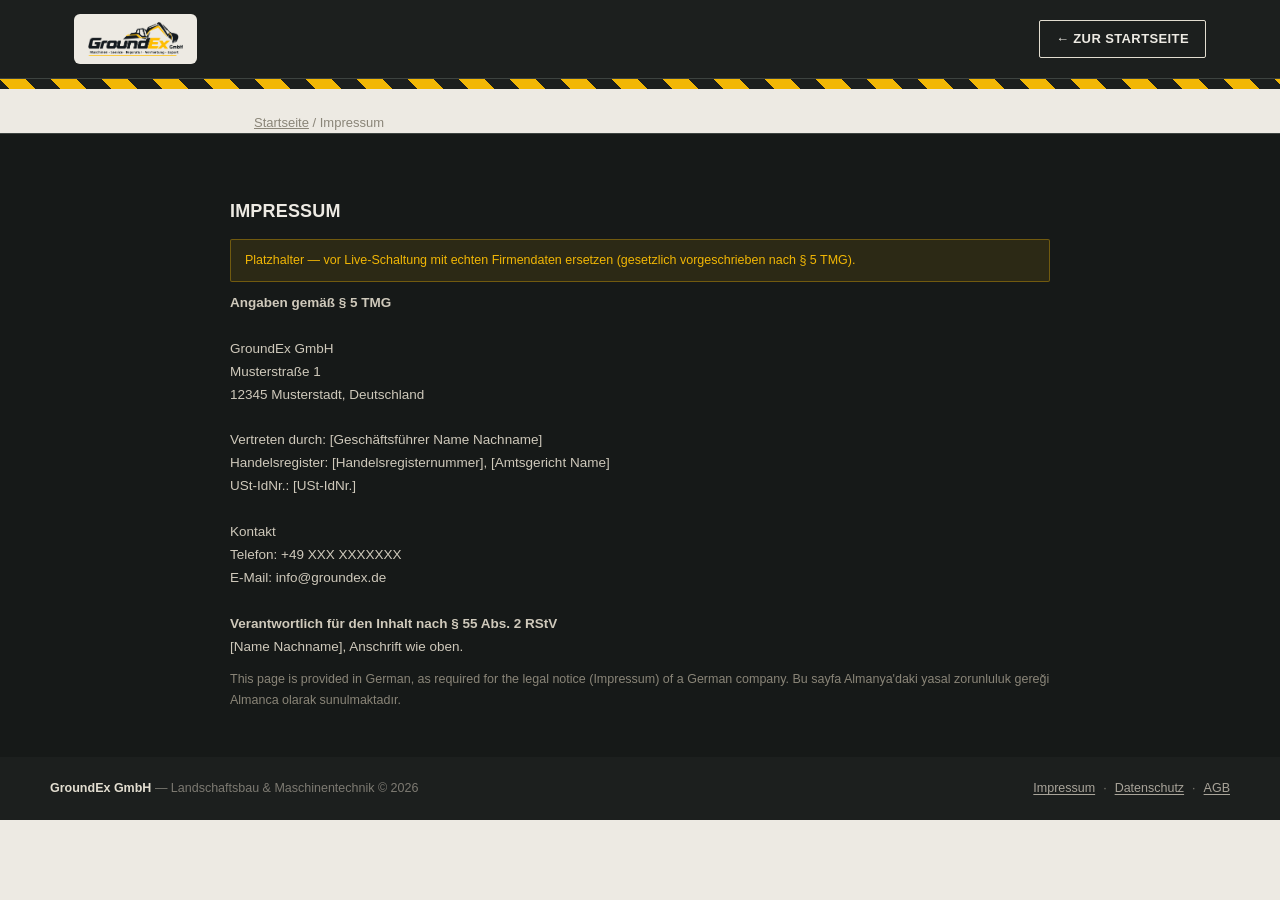
<file: impressum.html>
<!DOCTYPE html>
<html lang="de">
<head>
<meta charset="UTF-8">
<meta name="viewport" content="width=device-width, initial-scale=1.0">
<title>Impressum — GroundEx GmbH</title>
<link rel="icon" type="image/png" href="[data-uri]">
<link rel="preconnect" href="https://fonts.googleapis.com">
<link href="https://fonts.googleapis.com/css2?family=Oswald:wght@500;600;700&family=Inter:wght@400;500;600;700&family=IBM+Plex+Mono:wght@500;600&display=swap" rel="stylesheet">
<style>
  :root{
    --asphalt:#1c1f1e;
    --asphalt-2:#262b29;
    --steel:#3a4750;
    --concrete:#edeae3;
    --concrete-2:#e2ddd0;
    --orange:#e8590c;
    --orange-dark:#c2480a;
    --yellow:#f2b705;
    --line:#3d4340;
  }
  *{margin:0;padding:0;box-sizing:border-box;}
  html{scroll-behavior:smooth;}
  body{
    font-family:'Inter',sans-serif;
    background:var(--concrete);
    color:var(--asphalt);
    line-height:1.5;
    -webkit-font-smoothing:antialiased;
  }
  h1,h2,h3,.display{
    font-family:'Oswald',sans-serif;
    text-transform:uppercase;
    letter-spacing:0.01em;
    font-weight:600;
  }
  .mono{font-family:'IBM Plex Mono',monospace;}
  a{color:inherit;text-decoration:none;}
  .stripe{
    height:10px;
    background:repeating-linear-gradient(45deg,var(--yellow) 0 18px, var(--asphalt) 18px 36px);
    background-size:51px 51px;
    animation:stripe-move 2.4s linear infinite;
  }
  .stripe.thin{height:6px;}
  @keyframes stripe-move{
    0%{background-position:0 0;}
    100%{background-position:51px 0;}
  }
  @media (prefers-reduced-motion: reduce){
    .stripe{animation:none;}
  }
  .wrap{max-width:1180px;margin:0 auto;padding:0 24px;}

  /* SCROLL REVEAL */
  .reveal{opacity:0;transform:translateY(18px);transition:opacity .6s ease, transform .6s ease;}
  .reveal.in-view{opacity:1;transform:translateY(0);}

  /* NAV */
  header{position:sticky;top:0;z-index:50;background:var(--asphalt);border-bottom:1px solid var(--line);}
  .navbar{display:flex;align-items:center;justify-content:space-between;padding:14px 24px;max-width:1180px;margin:0 auto;gap:16px;}
  .logo{display:flex;align-items:center;gap:2px;font-family:'Oswald',sans-serif;font-weight:700;font-size:22px;color:var(--concrete);letter-spacing:0.02em;flex-shrink:0;
    background:var(--concrete);padding:8px 14px;border-radius:6px;}
  .logo img{height:34px;width:auto;display:block;}
  .tagline-badge{display:inline-flex;align-items:center;gap:8px;background:rgba(242,183,5,0.12);border:1px solid rgba(242,183,5,0.4);color:var(--yellow);padding:8px 16px;border-radius:2px;font-size:13px;font-weight:600;letter-spacing:0.02em;margin-top:26px;}
  .tagline-badge svg{width:15px;height:15px;flex-shrink:0;}
  .logo span.box{background:var(--orange);color:var(--asphalt);padding:2px 8px;margin-left:2px;}
  nav.links{display:flex;gap:28px;}
  nav.links a{color:var(--concrete-2);font-size:14px;font-weight:600;text-transform:uppercase;letter-spacing:0.04em;transition:color .15s;}
  nav.links a:hover{color:var(--yellow);}
  .nav-right{display:flex;align-items:center;gap:14px;}
  .lang-switch{display:flex;border:1px solid var(--line);border-radius:2px;overflow:hidden;}
  .lang-btn{background:transparent;border:none;color:var(--concrete-2);font-family:'IBM Plex Mono',monospace;font-size:12px;font-weight:600;padding:7px 10px;cursor:pointer;letter-spacing:0.04em;transition:.15s;}
  .lang-btn.active{background:var(--orange);color:#fff;}
  .lang-btn:not(.active):hover{color:var(--yellow);}
  .wa-btn{display:inline-flex;align-items:center;gap:8px;background:var(--orange);color:#fff;padding:10px 18px;font-weight:700;font-size:14px;text-transform:uppercase;letter-spacing:0.03em;border-radius:2px;transition:background .15s, transform .15s;border:none;cursor:pointer;white-space:nowrap;}
  .wa-btn:hover{background:var(--orange-dark);transform:translateY(-1px);}
  .menu-toggle{display:none;background:none;border:none;color:var(--concrete);font-size:24px;cursor:pointer;}

  /* FLOATING WHATSAPP BUTTON */
  .wa-float{
    position:fixed;bottom:24px;right:24px;z-index:100;
    display:flex;align-items:center;gap:10px;
    background:#25D366;color:#fff;
    padding:14px 20px;border-radius:50px;
    box-shadow:0 6px 20px rgba(0,0,0,0.35);
    font-weight:700;font-size:14px;letter-spacing:0.02em;
    text-transform:uppercase;
    transition:transform .15s, box-shadow .15s;
  }
  .wa-float:hover{transform:translateY(-2px) scale(1.03);box-shadow:0 10px 26px rgba(0,0,0,0.4);}
  .wa-float svg{width:22px;height:22px;flex-shrink:0;}
  .wa-float .pulse{
    position:absolute;inset:0;border-radius:50px;
    box-shadow:0 0 0 0 rgba(37,211,102,0.55);
    animation:wa-pulse 2.2s infinite;
    pointer-events:none;
  }
  @keyframes wa-pulse{
    0%{box-shadow:0 0 0 0 rgba(37,211,102,0.55);}
    70%{box-shadow:0 0 0 16px rgba(37,211,102,0);}
    100%{box-shadow:0 0 0 0 rgba(37,211,102,0);}
  }
  @media (max-width:560px){
    .wa-float{bottom:16px;right:16px;padding:13px 16px;}
    .wa-float span.wa-float-label{display:none;}
  }


  /* HERO */
  .hero{background:linear-gradient(180deg,var(--asphalt) 0%, var(--asphalt-2) 100%);color:var(--concrete);padding:90px 24px 70px;position:relative;overflow:hidden;}

  /* SİNEMATİK ARKA PLAN FOTOĞRAFI — yavaş Ken Burns zoom + sinema renk tonlaması */
  .hero-bg{
    position:absolute;inset:0;z-index:0;
    background-size:cover;background-position:center 35%;
    filter:grayscale(0.1) contrast(1.05) brightness(0.85) sepia(0.08) saturate(1.15);
    animation:ken-burns 26s ease-in-out infinite alternate;
    will-change:transform;
  }
  @keyframes ken-burns{
    from{transform:scale(1.0) translate(0,0);}
    to{transform:scale(1.12) translate(-1%,-1%);}
  }
  .hero-grade{
    position:absolute;inset:0;z-index:0;pointer-events:none;
    background:
      linear-gradient(180deg, rgba(10,12,13,0.35) 0%, rgba(10,12,13,0.12) 30%, rgba(10,12,13,0.5) 78%, rgba(10,12,13,0.88) 100%),
      linear-gradient(90deg, rgba(10,12,13,0.62) 0%, rgba(10,12,13,0.15) 50%, transparent 68%),
      radial-gradient(ellipse at center, transparent 50%, rgba(0,0,0,0.32) 100%);
  }
  /* FİLM GRAIN — hafif, titreşen tanecik dokusu */
  .hero-grain{
    position:absolute;inset:0;z-index:0;pointer-events:none;opacity:0.5;mix-blend-mode:overlay;
    background-image:url("data:image/svg+xml;utf8,<svg xmlns='http://www.w3.org/2000/svg' width='120' height='120'><filter id='n'><feTurbulence type='fractalNoise' baseFrequency='0.9' numOctaves='2' stitchTiles='stitch'/><feColorMatrix type='saturate' values='0'/></filter><rect width='100%25' height='100%25' filter='url(%23n)' opacity='0.6'/></svg>");
    animation:grain-shift 0.6s steps(4) infinite;
  }
  @keyframes grain-shift{
    0%{transform:translate(0,0);}
    25%{transform:translate(-2%,1%);}
    50%{transform:translate(1%,-2%);}
    75%{transform:translate(-1%,-1%);}
    100%{transform:translate(0,0);}
  }
  /* LETTERBOX — sinema formatı üst/alt bantlar */
  .letterbox{position:absolute;left:0;right:0;background:#000;z-index:4;pointer-events:none;}
  .letterbox-top{top:0;height:5%;}
  .letterbox-bottom{bottom:0;height:5%;}
  @media (max-width:700px){.letterbox{height:3.2%;}}
  @media (prefers-reduced-motion: reduce){
    .hero-bg{animation:none;}
    .hero-grain{animation:none;}
  }
  .hero::before{content:"";position:absolute;right:-10%;top:-20%;width:600px;height:600px;background:radial-gradient(circle, rgba(232,89,12,0.16) 0%, transparent 70%);}
  .hero-inner{max-width:1180px;margin:0 auto;position:relative;}

  /* İŞ MAKİNESİ SİLÜETLERİ — ufukta sürekli kayan, sıcak ışıkla arkadan aydınlatılmış sahne */
  .skyline{position:absolute;left:0;right:0;bottom:190px;overflow:hidden;pointer-events:none;z-index:0;}
  .skyline-track{display:flex;width:200%;height:100%;will-change:transform;}
  .skyline-svg{width:50%;height:100%;flex-shrink:0;display:block;}
  .skyline-far{height:70px;opacity:0.3;filter:blur(0.5px);}
  .skyline-far .skyline-track{animation:skyline-scroll 55s linear infinite;}
  .skyline-near{height:95px;opacity:0.55;bottom:150px;}
  .skyline-near .skyline-track{animation:skyline-scroll 30s linear infinite reverse;}
  @keyframes skyline-scroll{
    from{transform:translateX(0);}
    to{transform:translateX(-50%);}
  }
  @media (prefers-reduced-motion: reduce){
    .skyline-track{animation:none;}
  }
  @media (max-width:960px){
    .skyline{display:none;}
  }
  .light-sweep{
    position:absolute;inset:0;overflow:hidden;pointer-events:none;z-index:0;
  }
  .light-sweep::before{
    content:"";position:absolute;top:-30%;left:-40%;width:55%;height:160%;
    background:linear-gradient(78deg, transparent 0%, rgba(242,183,5,0.02) 30%, rgba(242,183,5,0.22) 50%, rgba(255,255,255,0.06) 52%, rgba(242,183,5,0.22) 54%, rgba(242,183,5,0.02) 70%, transparent 100%);
    transform:rotate(6deg);
    animation:sweep 6s ease-in-out infinite;
  }
  @keyframes sweep{
    0%{left:-50%;}
    50%{left:85%;}
    100%{left:-50%;}
  }
  /* Yavaş "nefes alan" arka plan parlaması — sürekli, göze çarpan büyüyüp küçülme */
  .hero::before{
    animation:glow-pulse 5s ease-in-out infinite;
  }
  @keyframes glow-pulse{
    0%,100%{opacity:0.7;transform:scale(1);}
    50%{opacity:1;transform:scale(1.15);}
  }

  /* SİNEMATİK METİN GİRİŞİ — sayfa yüklenince kademeli beliren başlık/metin/butonlar */
  .cinema-in{
    opacity:0;transform:translateY(28px);
    animation:cinema-reveal 0.9s cubic-bezier(.16,.84,.44,1) forwards;
  }
  .cinema-in.d1{animation-delay:.05s;}
  .cinema-in.d2{animation-delay:.18s;}
  .cinema-in.d3{animation-delay:.34s;}
  .cinema-in.d4{animation-delay:.48s;}
  .cinema-in.d5{animation-delay:.62s;}
  @keyframes cinema-reveal{
    to{opacity:1;transform:translateY(0);}
  }
  @media (prefers-reduced-motion: reduce){
    .cinema-in{animation:none;opacity:1;transform:none;}
    .light-sweep::before{animation:none;display:none;}
  }

  /* TOZ / DUMAN BULUTLARI */
  .dust-field{position:absolute;inset:0;overflow:hidden;pointer-events:none;z-index:0;}
  .dust-mote{
    position:absolute;border-radius:50%;
    background:radial-gradient(circle, rgba(242,183,5,0.22) 0%, rgba(242,183,5,0.07) 45%, transparent 72%);
    filter:blur(2px);
    animation:dust-drift linear infinite;
    will-change:transform,opacity;
  }
  @keyframes dust-drift{
    0%{transform:translate(0,0) scale(0.8);opacity:0;}
    15%{opacity:0.6;}
    50%{transform:translate(var(--dx,40px),calc(var(--dy,-60px)*0.5)) scale(1.25);}
    85%{opacity:0.5;}
    100%{transform:translate(calc(var(--dx,40px)*2),var(--dy,-60px)) scale(1.5);opacity:0;}
  }
  @media (prefers-reduced-motion: reduce){
    .dust-mote{animation:none;display:none;}
  }
  .eyebrow{font-family:'IBM Plex Mono',monospace;font-size:13px;color:var(--yellow);letter-spacing:0.12em;text-transform:uppercase;margin-bottom:18px;}
  .hero h1{font-size:clamp(36px,6vw,64px);line-height:1.04;max-width:820px;margin-bottom:22px;}
  .hero h1 em{color:var(--orange);font-style:normal;display:block;}
  .hero p.lead{font-size:18px;color:var(--concrete-2);max-width:560px;margin-bottom:34px;font-weight:400;}
  .hero-ctas{display:flex;gap:16px;flex-wrap:wrap;}
  .stats-strip{max-width:1180px;margin:56px auto 0;display:grid;grid-template-columns:repeat(4,1fr);gap:1px;background:var(--line);border-top:1px solid var(--line);position:relative;}
  .stat{padding:20px 8px 0;text-align:center;}
  .stat-num{font-family:'Oswald',sans-serif;font-size:28px;font-weight:700;color:var(--yellow);}
  .stat-label{font-size:12px;color:var(--concrete-2);text-transform:uppercase;letter-spacing:0.04em;margin-top:4px;}
  @media (max-width:700px){.stats-strip{grid-template-columns:repeat(2,1fr);row-gap:20px;}}
  .btn-outline{display:inline-flex;align-items:center;gap:8px;border:1.5px solid var(--concrete-2);color:var(--concrete);padding:12px 22px;font-weight:600;font-size:14px;text-transform:uppercase;letter-spacing:0.03em;border-radius:2px;transition:border-color .15s, color .15s;}
  .btn-outline:hover{border-color:var(--yellow);color:var(--yellow);}

  /* SERVICES */
  .services{background:var(--concrete);padding:64px 24px;}
  .services-grid{max-width:1180px;margin:0 auto;display:grid;grid-template-columns:repeat(3,1fr);gap:1px;background:var(--asphalt);border:1px solid var(--asphalt);}
  .service-card{background:var(--concrete);padding:36px 28px;}
  .service-card .num{font-family:'IBM Plex Mono',monospace;color:var(--orange);font-size:13px;letter-spacing:0.06em;margin-bottom:14px;display:block;}
  .service-card h3{font-size:22px;margin-bottom:10px;}
  .service-card p{font-size:14.5px;color:#4a4a44;}

  /* SECTION HEADS */
  .section-head{max-width:1180px;margin:0 auto;padding:70px 24px 10px;}
  .section-head .eyebrow-dark{font-family:'IBM Plex Mono',monospace;font-size:13px;color:var(--orange-dark);letter-spacing:0.1em;text-transform:uppercase;margin-bottom:10px;}
  .section-head h2{font-size:clamp(28px,4vw,40px);}
  .section-head p.note{color:#666;font-size:14.5px;margin-top:10px;max-width:560px;}

  /* FILTER TABS */
  .filters{max-width:1180px;margin:28px auto 0;padding:0 24px;display:flex;gap:10px;flex-wrap:wrap;}
  .filter-btn{background:transparent;border:1.5px solid var(--asphalt);color:var(--asphalt);padding:8px 16px;font-size:13px;font-weight:600;text-transform:uppercase;letter-spacing:0.03em;cursor:pointer;border-radius:2px;transition:.15s;}
  .filter-btn.active, .filter-btn:hover{background:var(--asphalt);color:var(--concrete);}

  /* MACHINE GRID */
  .machine-grid{max-width:1180px;margin:0 auto;padding:34px 24px 20px;display:grid;grid-template-columns:repeat(3,1fr);gap:24px;}
  .card{background:#fff;border:1px solid #ddd6c6;display:flex;flex-direction:column;transition:transform .18s, box-shadow .18s;}
  .card:hover{transform:translateY(-4px);box-shadow:0 10px 24px rgba(28,31,30,0.12);}
  .card-media{aspect-ratio:4/3;background:var(--steel);display:flex;align-items:center;justify-content:center;position:relative;overflow:hidden;}
  .card-media img{width:100%;height:100%;object-fit:cover;transition:transform .4s ease;}
  .card:hover .card-media img{transform:scale(1.08);}
  .card-media .icon{width:64px;height:64px;stroke:var(--concrete-2);opacity:0.85;}
  .badge{position:absolute;top:10px;left:10px;background:var(--yellow);color:var(--asphalt);font-family:'IBM Plex Mono',monospace;font-size:11px;font-weight:600;padding:4px 9px;letter-spacing:0.04em;text-transform:uppercase;}
  .badge.example{background:var(--asphalt);color:var(--yellow);left:auto;right:10px;top:10px;}
  .card-body{padding:18px 18px 20px;display:flex;flex-direction:column;gap:8px;flex:1;}
  .card-body h3{font-size:18px;letter-spacing:0.005em;}
  .card-body .specs{font-size:12.5px;color:#666;line-height:1.6;}
  .card-footer{display:flex;align-items:center;justify-content:space-between;padding:14px 18px;border-top:1px solid #eee5d3;}
  .price{font-family:'IBM Plex Mono',monospace;font-weight:600;font-size:16px;color:var(--asphalt);}
  .price small{font-size:11px;color:#888;font-weight:500;}
  .detail-btn{font-size:12.5px;font-weight:700;color:var(--orange);text-transform:uppercase;letter-spacing:0.03em;display:flex;align-items:center;gap:5px;}
  .detail-btn:hover{color:var(--orange-dark);}

  /* PROCESS */
  .process{background:var(--concrete-2);padding:70px 24px;}
  .process-grid{max-width:1180px;margin:34px auto 0;display:grid;grid-template-columns:repeat(3,1fr);gap:28px;}
  .process-step{position:relative;padding-left:6px;}
  .process-step .step-num{font-family:'Oswald',sans-serif;font-size:44px;font-weight:700;color:var(--orange);opacity:0.9;line-height:1;margin-bottom:12px;}
  .process-step h4{font-size:17px;text-transform:uppercase;margin-bottom:8px;letter-spacing:0.02em;}
  .process-step p{font-size:14px;color:#555;}

  /* WHY US */
  .why{background:var(--asphalt);color:var(--concrete);padding:70px 24px;}
  .why-inner{max-width:1180px;margin:0 auto;display:grid;grid-template-columns:1fr 1fr;gap:50px;align-items:center;}
  .why h2{font-size:clamp(26px,4vw,36px);margin-bottom:18px;}
  .why p.lead-p{color:var(--concrete-2);font-size:15px;margin-bottom:22px;max-width:460px;}
  .why-list{display:flex;flex-direction:column;gap:0;}
  .why-item{display:flex;gap:16px;padding:20px 0;border-bottom:1px solid var(--line);}
  .why-item:first-child{padding-top:0;}
  .why-item .mark{color:var(--orange);font-family:'IBM Plex Mono',monospace;font-weight:600;font-size:14px;}
  .why-item h4{font-size:16px;margin-bottom:4px;text-transform:none;font-family:'Inter',sans-serif;font-weight:700;}
  .why-item p{font-size:13.5px;color:#a9a49a;margin:0;max-width:100%;}

  /* FAQ */
  .faq{background:var(--concrete);padding:70px 24px;}
  .faq-list{max-width:820px;margin:34px auto 0;}
  .faq-item{border-bottom:1px solid #d8d1bf;}
  .faq-q{width:100%;text-align:left;background:none;border:none;padding:20px 4px;display:flex;justify-content:space-between;align-items:center;cursor:pointer;font-size:16px;font-weight:600;color:var(--asphalt);gap:16px;}
  .faq-q .plus{font-family:'IBM Plex Mono',monospace;color:var(--orange);font-size:20px;transition:transform .2s;flex-shrink:0;}
  .faq-item.open .faq-q .plus{transform:rotate(45deg);}
  .faq-a{max-height:0;overflow:hidden;transition:max-height .25s ease;}
  .faq-a p{padding:0 4px 20px;font-size:14.5px;color:#555;max-width:640px;}

  /* TESTIMONIALS */
  .testimonials{background:var(--concrete-2);padding:70px 24px;}
  .testi-grid{max-width:1180px;margin:34px auto 0;display:grid;grid-template-columns:repeat(3,1fr);gap:24px;}
  .testi-card{background:#fff;border:1.5px dashed #c9c2ae;padding:26px 22px;position:relative;}
  .testi-tag{position:absolute;top:-11px;left:20px;background:var(--asphalt);color:var(--yellow);font-family:'IBM Plex Mono',monospace;font-size:10.5px;font-weight:600;padding:3px 10px;letter-spacing:0.05em;text-transform:uppercase;}
  .testi-stars{color:var(--yellow);font-size:15px;letter-spacing:2px;margin-bottom:12px;}
  .testi-text{font-size:14.5px;color:#444;line-height:1.6;margin-bottom:16px;font-style:italic;}
  .testi-author{font-size:13px;font-weight:700;color:var(--asphalt);}
  .testi-role{font-size:12px;color:#888;}
  .testi-note{max-width:1180px;margin:24px auto 0;font-size:13px;color:#777;text-align:center;}

  /* VAKA ÇALIŞMALARI / REFERANS PROJELER */
  .cases{background:var(--concrete);padding:70px 24px;}
  .cases-grid{max-width:1180px;margin:34px auto 0;display:grid;grid-template-columns:repeat(3,1fr);gap:24px;}
  .case-card{background:#fff;border:1.5px dashed #c9c2ae;padding:0;position:relative;overflow:hidden;}
  .case-tag{position:absolute;top:14px;left:14px;background:var(--asphalt);color:var(--yellow);font-family:'IBM Plex Mono',monospace;font-size:10.5px;font-weight:600;padding:3px 10px;letter-spacing:0.05em;text-transform:uppercase;z-index:2;}
  .case-media{aspect-ratio:16/10;background:var(--steel);display:flex;align-items:center;justify-content:center;color:var(--concrete-2);font-family:'IBM Plex Mono',monospace;font-size:12px;}
  .case-body{padding:20px;}
  .case-body h4{font-size:16px;margin-bottom:8px;}
  .case-body p{font-size:13.5px;color:#555;line-height:1.6;}
  @media (max-width:860px){.cases-grid{grid-template-columns:1fr;}}
  @media (max-width:860px){.testi-grid{grid-template-columns:1fr;}}

  /* CONTACT / FOOTER */
  .contact{background:var(--concrete);padding:80px 24px 40px;text-align:center;border-top:1px solid #d8d1bf;}
  .contact h2{font-size:clamp(28px,5vw,44px);margin-bottom:16px;}
  .contact p.lead-p{color:#555;max-width:480px;margin:0 auto 30px;font-size:15.5px;}
  .contact .wa-btn{padding:16px 32px;font-size:16px;}
  .contact-info{max-width:1180px;margin:60px auto 0;padding-top:34px;border-top:1px solid #d8d1bf;display:grid;grid-template-columns:repeat(3,1fr);gap:24px;text-align:left;}
  .contact-info h4{font-size:12px;text-transform:uppercase;letter-spacing:0.06em;color:#888;margin-bottom:8px;}
  .maps-link{display:inline-flex;align-items:center;gap:5px;margin-top:8px;font-size:13px;font-weight:700;color:var(--orange);text-decoration:underline;text-underline-offset:2px;}
  .maps-link:hover{color:var(--orange-dark);}
  .contact-info p{margin:0;color:var(--asphalt);font-size:14.5px;}
  footer{background:var(--asphalt);color:#7d7a72;padding:22px 24px;font-size:12.5px;}
  footer strong{color:var(--concrete-2);}
  .footer-inner{max-width:1180px;margin:0 auto;display:flex;flex-wrap:wrap;gap:10px 24px;align-items:center;justify-content:space-between;}
  .footer-links{display:flex;gap:8px;font-size:12.5px;}
  .footer-links a{color:#a9a49a;text-decoration:underline;text-underline-offset:2px;}
  .footer-links a:hover{color:var(--yellow);}
  .legal{background:#161918;padding:36px 24px;border-top:1px solid var(--line);}
  .legal-inner{max-width:820px;margin:0 auto;color:#cfc9bb;}
  .legal-inner h3{color:var(--concrete);font-size:18px;margin-bottom:14px;}
  .legal-inner p{font-size:13.5px;line-height:1.7;margin-bottom:10px;}
  .legal-warning{background:rgba(242,183,5,0.1);border:1px solid rgba(242,183,5,0.35);color:var(--yellow);padding:10px 14px;font-size:12.5px !important;border-radius:2px;}

  @media (max-width:860px){
    nav.links{display:none;}
    .menu-toggle{display:block;}
    .services-grid{grid-template-columns:1fr;}
    .machine-grid{grid-template-columns:1fr 1fr;}
    .process-grid{grid-template-columns:1fr;}
    .why-inner{grid-template-columns:1fr;}
    .contact-info{grid-template-columns:1fr;text-align:center;}
  }
  @media (max-width:560px){
    .machine-grid{grid-template-columns:1fr;}
    .hero{padding:60px 20px 50px;}
    .nav-right{gap:8px;}
  }
</style>
<meta http-equiv="Content-Security-Policy" content="default-src 'none'; img-src 'self' data:; style-src 'self' 'unsafe-inline' https://fonts.googleapis.com; font-src https://fonts.gstatic.com; script-src 'self' 'unsafe-inline'; base-uri 'none'; form-action 'none'; frame-ancestors 'none';">
<meta name="referrer" content="strict-origin-when-cross-origin">
</head>
<body>
<header>
  <div class="navbar">
    <a href="index.html" class="logo"><img src="[data-uri]" alt="GroundEx GmbH Logo"></a>
    <div class="nav-right">
      <a href="index.html" class="btn-outline" style="color:var(--concrete);border-color:var(--concrete-2);padding:8px 16px;font-size:13px;">← Zur Startseite</a>
    </div>
  </div>
</header>
<div class="stripe"></div>

<div style="max-width:820px;margin:24px auto 0;padding:0 24px;font-size:13px;color:#8a8578;"><a href="index.html" style="color:#8a8578;text-decoration:underline;">Startseite</a> / Impressum</div>
<section class="legal" style="padding-top:64px;">
  <div class="legal-inner">
    <h3>Impressum</h3>
    <p class="legal-warning">Platzhalter — vor Live-Schaltung mit echten Firmendaten ersetzen (gesetzlich vorgeschrieben nach § 5 TMG).</p>
    <p>
      <strong>Angaben gemäß § 5 TMG</strong><br><br>
      GroundEx GmbH<br>
      Musterstraße 1<br>
      12345 Musterstadt, Deutschland<br><br>
      Vertreten durch: [Geschäftsführer Name Nachname]<br>
      Handelsregister: [Handelsregisternummer], [Amtsgericht Name]<br>
      USt-IdNr.: [USt-IdNr.]<br><br>
      Kontakt<br>
      Telefon: +49 XXX XXXXXXX<br>
      E-Mail: info@groundex.de<br><br>
      <strong>Verantwortlich für den Inhalt nach § 55 Abs. 2 RStV</strong><br>
      [Name Nachname], Anschrift wie oben.
    </p>
    <p style="font-size:12.5px;color:#8a8578;">This page is provided in German, as required for the legal notice (Impressum) of a German company. Bu sayfa Almanya'daki yasal zorunluluk gereği Almanca olarak sunulmaktadır.</p>
  </div>
</section>

<footer>
  <div class="footer-inner">
    <div><strong>GroundEx GmbH</strong> — Landschaftsbau &amp; Maschinentechnik © 2026</div>
    <div class="footer-links">
      <a href="impressum.html">Impressum</a>
      <span>·</span>
      <a href="datenschutz.html">Datenschutz</a>
      <span>·</span>
      <a href="agb.html">AGB</a>
    </div>
  </div>
</footer>
</body>
</html>
</file>
<file: groundex-extras.css>
/* GroundEx – Ek stiller: fotoğraf iyileştirme + canlı animasyonlar */

/* ---------- FOTOĞRAF İŞLEME ---------- */
.card-media{background:#2b3238;}
.card-media img{
  filter:contrast(1.08) saturate(1.14) brightness(1.04);
  transition:transform .6s cubic-bezier(.2,.7,.2,1), filter .4s;
}
.card:hover .card-media img{filter:contrast(1.1) saturate(1.2) brightness(1.06);}
/* stüdyo ışığı + vinyet: farklı çekilmiş fotoğrafları aynı görünüme çeker */
.card-media::before{
  content:"";position:absolute;inset:0;z-index:1;pointer-events:none;
  background:
    radial-gradient(ellipse at 50% 35%, rgba(255,255,255,.12), transparent 60%),
    linear-gradient(180deg, rgba(0,0,0,.18) 0%, transparent 28%, transparent 62%, rgba(10,12,13,.45) 100%);
}
/* hover'da geçen ışık yansıması */
.card-media::after{
  content:"";position:absolute;top:0;bottom:0;left:-60%;width:40%;z-index:2;pointer-events:none;
  background:linear-gradient(100deg, transparent, rgba(255,255,255,.28), transparent);
  transform:skewX(-18deg);
}
.card:hover .card-media::after{left:130%;transition:left .9s ease;}
.card-media .badge{z-index:3;}
.card-media img{cursor:zoom-in;}

/* ---------- KART EĞİMİ ---------- */
.machine-grid{perspective:1200px;}
.card{will-change:transform;transition:transform .2s ease-out, box-shadow .25s;}

/* ---------- LIGHTBOX ---------- */
.gx-lightbox{
  position:fixed;inset:0;z-index:300;display:flex;align-items:center;justify-content:center;
  background:rgba(10,12,13,.92);opacity:0;pointer-events:none;transition:opacity .25s;padding:24px;
}
.gx-lightbox.open{opacity:1;pointer-events:auto;}
.gx-lightbox img{
  max-width:min(1100px,100%);max-height:88vh;border-radius:2px;
  transform:scale(.94);transition:transform .35s cubic-bezier(.2,.7,.2,1);
  box-shadow:0 20px 60px rgba(0,0,0,.6);
}
.gx-lightbox.open img{transform:scale(1);}
.gx-lightbox button{
  position:absolute;top:18px;right:22px;background:none;border:0;color:#edeae3;font-size:34px;cursor:pointer;
}
.gx-lightbox button:focus-visible{outline:2px solid #f2b705;}

/* ---------- KAYDIRMA ÇUBUĞU ---------- */
.gx-progress{
  position:fixed;top:0;left:0;height:3px;width:100%;z-index:200;
  background:linear-gradient(90deg,#e8590c,#f2b705);
  transform:scaleX(0);transform-origin:left;
}

/* ---------- ŞERİDİ KEN EKSKAVATÖR ---------- */
.gx-digger{
  position:absolute;left:0;bottom:6px;width:64px;z-index:6;pointer-events:none;
  animation:gx-drive 22s linear infinite;
}
.gx-digger svg{display:block;width:100%;height:auto;animation:gx-bob .5s ease-in-out infinite alternate;}
.gx-digger .arm{transform-origin:22px 20px;animation:gx-arm 3.2s ease-in-out infinite;}
@keyframes gx-drive{from{transform:translateX(-80px);}to{transform:translateX(calc(100vw + 80px));}}
@keyframes gx-bob{from{transform:translateY(0);}to{transform:translateY(-1px);}}
@keyframes gx-arm{0%,100%{transform:rotate(0);}50%{transform:rotate(-14deg);}}

/* ---------- ŞERİT-TİCKER ---------- */
.gx-ticker{background:#e8590c;color:#1c1f1e;overflow:hidden;white-space:nowrap;padding:11px 0;border-block:1px solid #c2480a;}
.gx-ticker-track{display:inline-flex;gap:0;animation:gx-scroll 28s linear infinite;}
.gx-ticker span{font-family:'Oswald',sans-serif;font-weight:600;letter-spacing:.08em;text-transform:uppercase;font-size:15px;padding:0 26px;}
.gx-ticker span::after{content:"◆";margin-left:52px;font-size:9px;vertical-align:middle;}
.gx-ticker:hover .gx-ticker-track{animation-play-state:paused;}
@keyframes gx-scroll{from{transform:translateX(0);}to{transform:translateX(-50%);}}

/* ---------- HERO IŞIĞI (fareyi takip eder) ---------- */
.gx-spot{
  position:absolute;inset:0;z-index:0;pointer-events:none;
  background:radial-gradient(420px circle at var(--mx,70%) var(--my,30%), rgba(242,183,5,.16), transparent 60%);
  transition:background-position .2s;
}

/* ---------- BUTONLAR & BAŞLIKLAR ---------- */
.wa-btn,.btn-outline{position:relative;overflow:hidden;}
.wa-btn::after{
  content:"";position:absolute;top:0;bottom:0;left:-70%;width:40%;
  background:linear-gradient(100deg,transparent,rgba(255,255,255,.35),transparent);
  transform:skewX(-18deg);animation:gx-btnshine 4.5s ease-in-out infinite;pointer-events:none;
}
@keyframes gx-btnshine{0%,60%{left:-70%;}100%{left:140%;}}
.section-head h2{position:relative;display:inline-block;}
.section-head h2::after{
  content:"";display:block;height:4px;width:0;margin-top:10px;background:#e8590c;transition:width .9s cubic-bezier(.2,.7,.2,1) .2s;
}
.section-head.in-view h2::after{width:64px;}
.service-card{transition:background .25s, transform .25s;}
.service-card:hover{background:#fff;transform:translateY(-3px);}
.wa-float{animation:gx-float 3.4s ease-in-out infinite;}
@keyframes gx-float{0%,100%{transform:translateY(0);}50%{transform:translateY(-5px);}}

@media (prefers-reduced-motion:reduce){
  .gx-digger,.gx-digger svg,.gx-digger .arm,.gx-ticker-track,.wa-btn::after,.wa-float{animation:none !important;}
  .gx-digger{display:none;}
  .card{transition:none;}
}
</file>
